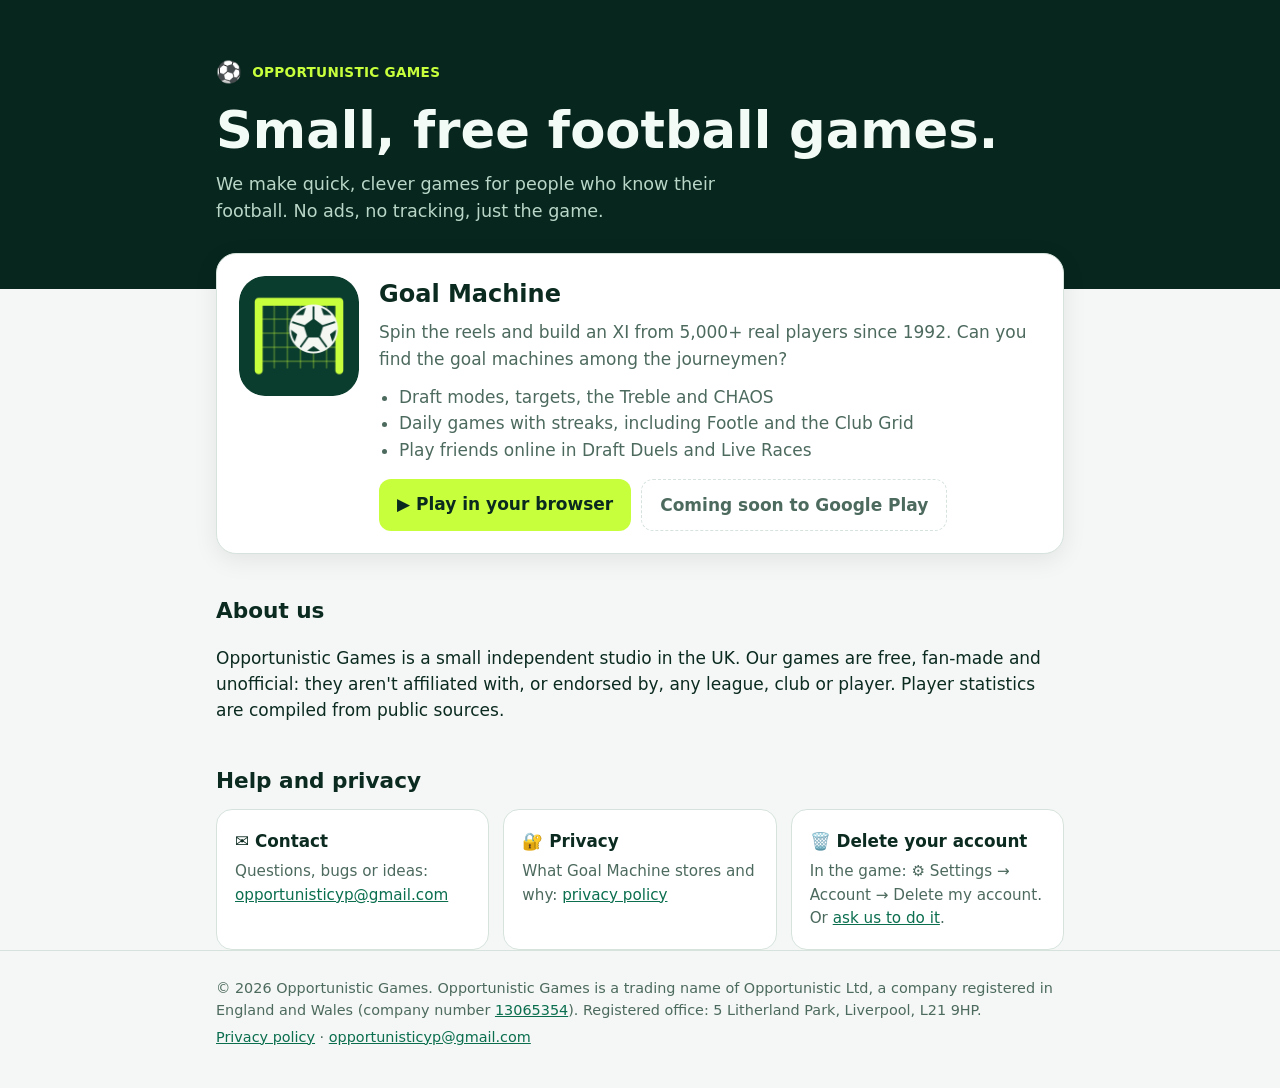
<file: index.html>
<!DOCTYPE html>
<html lang="en-GB">
<head>
  <meta charset="utf-8">
  <meta name="viewport" content="width=device-width, initial-scale=1">
  <title>Opportunistic Games</title>
  <meta name="description" content="Opportunistic Games makes small, free football games. Our first is Goal Machine: build the biggest-scoring XI from 5,000+ real players.">
  <meta property="og:title" content="Opportunistic Games">
  <meta property="og:description" content="Small, free football games. Home of Goal Machine.">
  <meta property="og:image" content="https://opportunisticgames.github.io/goal-machine/icons/icon-512.png">
  <link rel="icon" href="goal-machine/icons/icon-192.png">
  <style>
    :root { --bg: #f4f7f5; --panel: #fff; --ink: #0b2a20; --muted: #4d6a5e; --edge: #d6e3dc; --accent: #0b6e4f; --lime: #c8ff3d; --hero: #07261d; }
    @media (prefers-color-scheme: dark) { :root { --bg: #06140f; --panel: #0d2219; --ink: #eaf6f0; --muted: #9dc2b1; --edge: #1d3a2e; --accent: #c8ff3d; } }
    * { box-sizing: border-box; }
    body { margin: 0; background: var(--bg); color: var(--ink); font: 17px/1.55 system-ui, -apple-system, "Segoe UI", Roboto, sans-serif; }
    a { color: var(--accent); }
    .wrap { max-width: 880px; margin: 0 auto; padding: 0 16px; }
    header.hero { background: var(--hero); color: #f2fbf6; padding: 56px 0 64px; }
    .brand { display: flex; align-items: center; gap: 10px; font-weight: 800; letter-spacing: .02em; color: var(--lime); text-transform: uppercase; font-size: .85rem; }
    .brand i { font-style: normal; font-size: 1.3rem; }
    h1 { font-size: clamp(2rem, 7vw, 3.2rem); line-height: 1.1; margin: 14px 0 12px; }
    .hero p { color: #b9d6c8; max-width: 560px; margin: 0; font-size: 1.1rem; }
    main { padding: 8px 0 40px; }
    h2 { font-size: 1.35rem; margin: 40px 0 12px; }
    .game { display: grid; grid-template-columns: 120px 1fr; gap: 20px; align-items: start; background: var(--panel); border: 1px solid var(--edge); border-radius: 20px; padding: 22px; margin-top: -36px; box-shadow: 0 6px 24px rgba(0, 0, 0, .08); }
    .game img { width: 120px; height: 120px; border-radius: 26px; display: block; }
    .game h3 { margin: 0 0 6px; font-size: 1.5rem; }
    .game p { margin: 0 0 12px; color: var(--muted); }
    .game ul { margin: 0 0 16px; padding-left: 20px; color: var(--muted); }
    .btns { display: flex; flex-wrap: wrap; gap: 10px; }
    .btn { display: inline-block; padding: 12px 18px; border-radius: 12px; font-weight: 700; text-decoration: none; background: var(--lime); color: #0a2a1f; }
    .btn.ghost { background: transparent; color: var(--ink); border: 1px solid var(--edge); }
    .btn.soon { background: transparent; color: var(--muted); border: 1px dashed var(--edge); cursor: default; }
    .cards { display: grid; grid-template-columns: repeat(auto-fit, minmax(230px, 1fr)); gap: 14px; }
    .card { background: var(--panel); border: 1px solid var(--edge); border-radius: 16px; padding: 18px; }
    .card h3 { margin: 0 0 6px; font-size: 1.05rem; }
    .card p { margin: 0; color: var(--muted); font-size: .95rem; }
    footer { border-top: 1px solid var(--edge); padding: 22px 0 36px; color: var(--muted); font-size: .9rem; }
    footer p { margin: 4px 0; }
    @media (max-width: 560px) { .game { grid-template-columns: 1fr; } .game img { width: 88px; height: 88px; border-radius: 20px; } }
  </style>
</head>
<body>
  <header class="hero">
    <div class="wrap">
      <div class="brand"><i>⚽</i> Opportunistic Games</div>
      <h1>Small, free football games.</h1>
      <p>We make quick, clever games for people who know their football. No ads, no tracking, just the game.</p>
    </div>
  </header>

  <main class="wrap">
    <section class="game" id="goal-machine">
      <img src="goal-machine/icons/icon-512.png" alt="Goal Machine icon" width="120" height="120">
      <div>
        <h3>Goal Machine</h3>
        <p>Spin the reels and build an XI from 5,000+ real players since 1992. Can you find the goal machines among the journeymen?</p>
        <ul>
          <li>Draft modes, targets, the Treble and CHAOS</li>
          <li>Daily games with streaks, including Footle and the Club Grid</li>
          <li>Play friends online in Draft Duels and Live Races</li>
        </ul>
        <div class="btns">
          <a class="btn" href="goal-machine/">▶ Play in your browser</a>
          <span class="btn soon">Coming soon to Google Play</span>
        </div>
      </div>
    </section>

    <h2>About us</h2>
    <p>Opportunistic Games is a small independent studio in the UK. Our games are free, fan-made and unofficial: they aren't affiliated with, or endorsed by, any league, club or player. Player statistics are compiled from public sources.</p>

    <h2>Help and privacy</h2>
    <div class="cards">
      <div class="card"><h3>✉️ Contact</h3><p>Questions, bugs or ideas: <a href="mailto:opportunisticyp@gmail.com">opportunisticyp@gmail.com</a></p></div>
      <div class="card"><h3>🔐 Privacy</h3><p>What Goal Machine stores and why: <a href="goal-machine/privacy.html">privacy policy</a></p></div>
      <div class="card"><h3>🗑️ Delete your account</h3><p>In the game: ⚙️ Settings → Account → Delete my account. Or <a href="goal-machine/privacy.html#delete">ask us to do it</a>.</p></div>
    </div>
  </main>

  <footer>
    <div class="wrap">
      <p>© 2026 Opportunistic Games. Opportunistic Games is a trading name of Opportunistic Ltd, a company registered in England and Wales (company number <a href="https://find-and-update.company-information.service.gov.uk/company/13065354">13065354</a>). Registered office: 5 Litherland Park, Liverpool, L21 9HP.</p>
      <p><a href="goal-machine/privacy.html">Privacy policy</a> · <a href="mailto:opportunisticyp@gmail.com">opportunisticyp@gmail.com</a></p>
    </div>
  </footer>
</body>
</html>
</file>
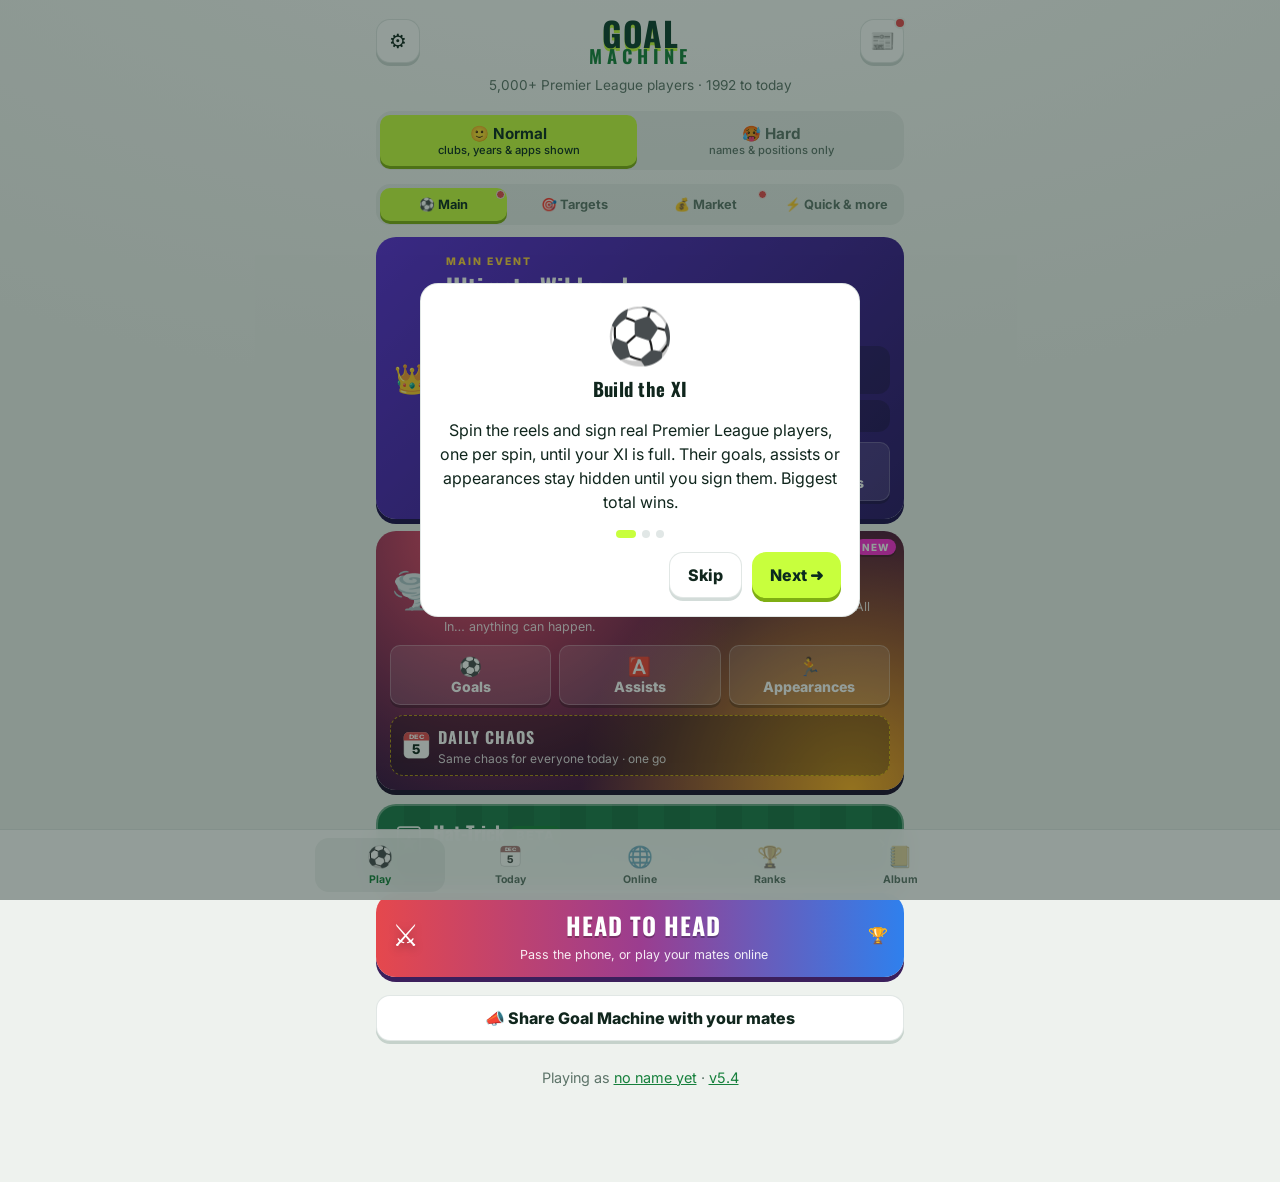
<file: goal-machine/index.html>
<!DOCTYPE html>
<html lang="en">
<head>
  <meta charset="utf-8">
  <meta name="viewport" content="width=device-width, initial-scale=1, viewport-fit=cover">
  <title>Goal Machine – Premier League XI game</title>
  <meta name="description" content="Build the biggest-scoring Premier League XI from 2,000+ players. Wildcards, a daily challenge, The Treble, Mystery Target, Club Hopper, club grids and more.">
  <meta name="theme-color" content="#eef2ee">
  <script>
    // apply the saved look before anything paints (see GM.applyTheme)
    (function () {
      var t = 'light';
      try { t = JSON.parse(localStorage.getItem('gm:theme')) || 'light'; } catch (e) { }
      var phone = false;
      try { phone = window.AndroidApp && typeof AndroidApp.nightMode === 'function' ? AndroidApp.nightMode() : window.matchMedia && matchMedia('(prefers-color-scheme: dark)').matches; } catch (e) { }
      var dark = t === 'dark' || t === 'club' || (t === 'auto' && phone);
      if (t === 'club') document.documentElement.className += ' club-theme';
      document.documentElement.setAttribute('data-theme', dark ? 'dark' : 'light');
    })();
  </script>
  <meta property="og:title" content="Goal Machine">
  <meta property="og:description" content="Can you build the biggest-scoring Premier League XI?">
  <link rel="manifest" href="manifest.webmanifest">
  <link rel="icon" href="icons/icon.svg" type="image/svg+xml">
  <link rel="apple-touch-icon" href="icons/icon-192.png">
  <link rel="preconnect" href="https://fonts.googleapis.com">
  <link rel="preconnect" href="https://fonts.gstatic.com" crossorigin>
  <link href="https://fonts.googleapis.com/css2?family=Oswald:wght@500;700&family=Inter:wght@400;600;800&display=swap" rel="stylesheet">
  <link rel="stylesheet" href="style.css?v=33">
</head>
<body>
  <div id="splash" aria-hidden="true">
    <img src="icons/icon.svg" alt="" width="104" height="104">
    <div class="logo">GOAL<span>MACHINE</span></div>
    <div class="splash-bar"><i></i></div>
    <small>by Opportunistic Games</small>
  </div>
  <main id="app"></main>
  <noscript>Goal Machine needs JavaScript.</noscript>
  <script src="data/players.js?v=33"></script>
  <script src="data/photos.js?v=33"></script>
  <script src="data/faces.js?v=33"></script>
  <script src="config.js?v=33"></script>
  <script src="js/core.js?v=33"></script>
  <script src="js/audio.js?v=33"></script>
  <script src="js/daily.js?v=33"></script>
  <script src="js/draft.js?v=33"></script>
  <script src="js/report.js?v=33"></script>
  <script src="js/collection.js?v=33"></script>
  <script src="js/modes.js?v=33"></script>
  <script src="js/h2h.js?v=33"></script>
  <script src="js/online.js?v=33"></script>
  <script src="js/picture.js?v=33"></script>
  <script src="js/hattrick.js?v=33"></script>
  <script src="js/market.js?v=33"></script>
  <script src="js/updates.js?v=33"></script>
  <script src="js/app.js?v=33"></script>
</body>
</html>
</file>
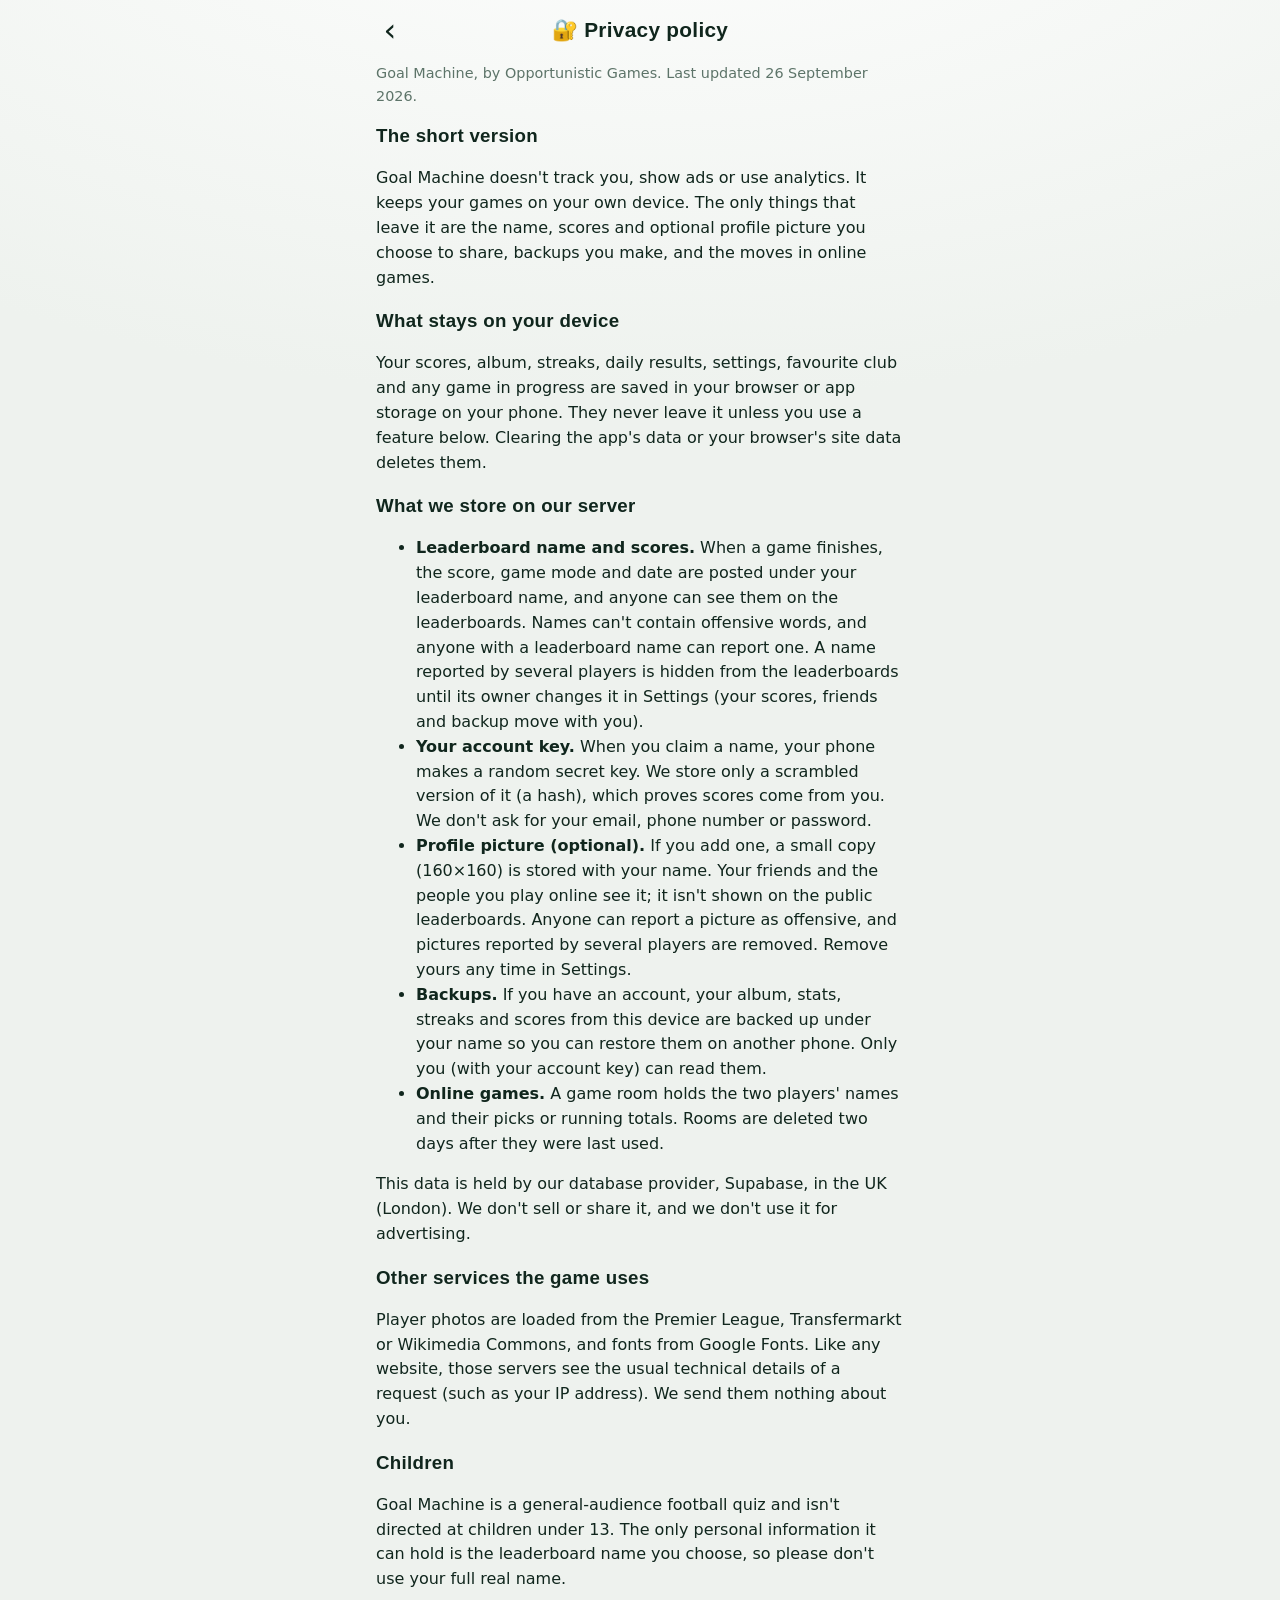
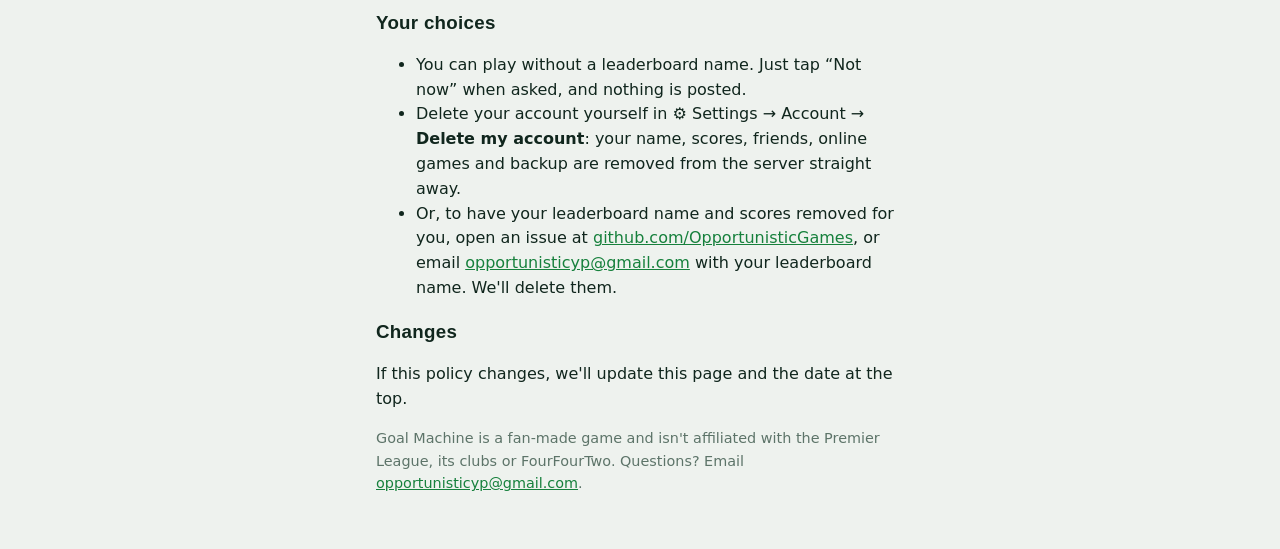
<file: goal-machine/privacy.html>
<!DOCTYPE html>
<html lang="en">
<head>
  <meta charset="utf-8">
  <meta name="viewport" content="width=device-width, initial-scale=1">
  <title>Goal Machine – Privacy policy</title>
  <meta name="theme-color" content="#eef2ee">
  <link rel="icon" href="icons/icon.svg" type="image/svg+xml">
  <link rel="stylesheet" href="style.css">
  <script>
    (function () { var t = 'light'; try { t = JSON.parse(localStorage.getItem('gm:theme')) || 'light'; } catch (e) { }
      var dark = t === 'dark' || (t === 'auto' && matchMedia('(prefers-color-scheme: dark)').matches);
      document.documentElement.setAttribute('data-theme', dark ? 'dark' : 'light'); })();
  </script>
</head>
<body>
  <main id="app" class="prose">
    <div class="topbar"><a href="./#/settings" class="back">‹</a><h2>🔐 Privacy policy</h2><span></span></div>
    <p class="muted">Goal Machine, by Opportunistic Games. Last updated 26 September 2026.</p>

    <h3>The short version</h3>
    <p>Goal Machine doesn't track you, show ads or use analytics. It keeps your games on your own device. The only things that leave it are the name, scores and optional profile picture you choose to share, backups you make, and the moves in online games.</p>

    <h3>What stays on your device</h3>
    <p>Your scores, album, streaks, daily results, settings, favourite club and any game in progress are saved in your browser or app storage on your phone. They never leave it unless you use a feature below. Clearing the app's data or your browser's site data deletes them.</p>

    <h3>What we store on our server</h3>
    <ul>
      <li><b>Leaderboard name and scores.</b> When a game finishes, the score, game mode and date are posted under your leaderboard name, and anyone can see them on the leaderboards. Names can't contain offensive words, and anyone with a leaderboard name can report one. A name reported by several players is hidden from the leaderboards until its owner changes it in Settings (your scores, friends and backup move with you).</li>
      <li><b>Your account key.</b> When you claim a name, your phone makes a random secret key. We store only a scrambled version of it (a hash), which proves scores come from you. We don't ask for your email, phone number or password.</li>
      <li><b>Profile picture (optional).</b> If you add one, a small copy (160×160) is stored with your name. Your friends and the people you play online see it; it isn't shown on the public leaderboards. Anyone can report a picture as offensive, and pictures reported by several players are removed. Remove yours any time in Settings.</li>
      <li><b>Backups.</b> If you have an account, your album, stats, streaks and scores from this device are backed up under your name so you can restore them on another phone. Only you (with your account key) can read them.</li>
      <li><b>Online games.</b> A game room holds the two players' names and their picks or running totals. Rooms are deleted two days after they were last used.</li>
    </ul>
    <p>This data is held by our database provider, Supabase, in the UK (London). We don't sell or share it, and we don't use it for advertising.</p>

    <h3>Other services the game uses</h3>
    <p>Player photos are loaded from the Premier League, Transfermarkt or Wikimedia Commons, and fonts from Google Fonts. Like any website, those servers see the usual technical details of a request (such as your IP address). We send them nothing about you.</p>

    <h3>Children</h3>
    <p>Goal Machine is a general-audience football quiz and isn't directed at children under 13. The only personal information it can hold is the leaderboard name you choose, so please don't use your full real name.</p>

    <h3 id="delete">Your choices</h3>
    <ul>
      <li>You can play without a leaderboard name. Just tap “Not now” when asked, and nothing is posted.</li>
      <li>Delete your account yourself in ⚙️ Settings → Account → <b>Delete my account</b>: your name, scores, friends, online games and backup are removed from the server straight away.</li>
      <li>Or, to have your leaderboard name and scores removed for you, open an issue at <a href="https://github.com/OpportunisticGames/opportunisticgames.github.io/issues">github.com/OpportunisticGames</a>, or email <a href="mailto:opportunisticyp@gmail.com">opportunisticyp@gmail.com</a> with your leaderboard name. We'll delete them.</li>
    </ul>

    <h3>Changes</h3>
    <p>If this policy changes, we'll update this page and the date at the top.</p>
    <p class="muted">Goal Machine is a fan-made game and isn't affiliated with the Premier League, its clubs or FourFourTwo. Questions? Email <a href="mailto:opportunisticyp@gmail.com">opportunisticyp@gmail.com</a>.</p>
  </main>
</body>
</html>
</file>
<file: goal-machine/style.css>
:root {
  /* dark theme (also the fallback) */
  --bg: #07261d; --bg2: #0b3d2e; --panel: #0f4a38; --panel2: #135842; --line: rgba(255,255,255,.12);
  --text: #f2fbf6; --muted: #9dc2b1; --accent: #c8ff3d; --accent2: #ffd23f; --bad: #ff5a5f; --good: #3ddc84;
  --hi: #c8ff3d; --hi2: #ffd23f; --link: #c8ff3d; --input: var(--input); --inset: rgba(0,0,0,.22); --modal: #0b3d2e;
  --bg-grad: #145c44; --edge: rgba(0,0,0,.35); --shadow: 0 10px 30px rgba(0,0,0,.35);
  --logo1: #c8ff3d; --logo2: #ffffff; --logo-shadow: #0a2a1f; --toast-bg: #ffffff; --toast-text: #0a2a1f; --nav: rgba(7,38,29,.92);
  --G: #ffb020; --D: #3aa0ff; --M: #3ddc84; --F: #ff5a8a;
  --r: 18px;
  font-family: Inter, system-ui, -apple-system, Segoe UI, Roboto, sans-serif;
  color-scheme: dark;
}
:root[data-theme="light"] {
  --bg: #eef2ee; --bg2: #ffffff; --panel: #ffffff; --panel2: #f3f7f3; --line: rgba(11,61,46,.12);
  --text: #10261d; --muted: #5d7469; --hi: #16803c; --hi2: #b7791f; --link: #16803c; --input: #ffffff; --inset: rgba(11,61,46,.06); --modal: #ffffff;
  --bg-grad: #ffffff; --edge: rgba(11,61,46,.18); --shadow: 0 10px 30px rgba(11,61,46,.15);
  --logo1: #0b3d2e; --logo2: #16803c; --logo-shadow: #c8ff3d; --toast-bg: #10261d; --toast-text: #ffffff; --nav: rgba(255,255,255,.94);
  color-scheme: light;
}
* { box-sizing: border-box; }
html, body { margin: 0; background: radial-gradient(1200px 600px at 50% -200px, var(--bg-grad), var(--bg)) fixed, var(--bg); color: var(--text); }
body { min-height: 100vh; -webkit-tap-highlight-color: transparent; }
a { color: var(--link); }
#app { max-width: 560px; margin: 0 auto; padding: 12px 16px calc(40px + env(safe-area-inset-bottom)); }
h2, h3, .logo, .counter-num, .result-score, .result-total { font-family: Oswald, Impact, sans-serif; letter-spacing: .5px; }
h3 { margin: .4em 0; }
.muted { color: var(--muted); font-size: .9rem; }
.center { text-align: center; }

/* buttons + inputs */
.btn { appearance: none; border: 0; border-radius: 12px; padding: 12px 18px; font: 700 1rem Inter, sans-serif; background: var(--accent); color: #0a2a1f; cursor: pointer; text-decoration: none; display: inline-flex; align-items: center; justify-content: center; gap: 6px; transition: transform .1s, filter .2s; }
.btn:active { transform: scale(.97); }
.btn:disabled { filter: grayscale(1) brightness(.6); }
.btn.ghost { background: transparent; color: var(--text); border: 1px solid var(--line); }
.btn.small { padding: 7px 12px; font-size: .85rem; }
.btn.big { padding: 16px 22px; font-size: 1.15rem; width: 100%; }
.btn.spin { font-family: Oswald, sans-serif; font-size: 1.6rem; letter-spacing: 2px; background: linear-gradient(180deg, #e6ff8a, var(--accent)); box-shadow: 0 6px 0 #7fae13, 0 10px 30px rgba(200,255,61,.25); }
.btn.spin:active { transform: translateY(4px); box-shadow: 0 2px 0 #7fae13; }
.btn.up { background: var(--good); } .btn.down { background: var(--bad); color: #fff; }
.icon-btn { background: var(--panel); border: 1px solid var(--line); color: var(--text); width: 36px; height: 36px; border-radius: 50%; font-weight: 800; cursor: pointer; }
.input { width: 100%; padding: 12px 14px; border-radius: 12px; border: 1px solid var(--line); background: var(--input); color: var(--text); font: 1rem Inter, sans-serif; }
.input:focus { outline: 2px solid var(--accent); }
.big-input { font-size: 2rem; text-align: center; font-family: Oswald, sans-serif; }
select.input { padding: 10px; }
.row { display: flex; gap: 10px; justify-content: flex-end; margin-top: 14px; }
.actions { margin: 16px 0; display: flex; justify-content: center; gap: 10px; }
.actions.col { flex-direction: column; }
.actions.row2 > * { flex: 1; }

/* top bar */
.topbar { display: grid; grid-template-columns: 40px 1fr 40px; align-items: center; margin-bottom: 8px; }
.topbar h2 { margin: 0; text-align: center; font-size: 1.3rem; }
.back { font-size: 2rem; text-decoration: none; color: var(--text); line-height: 1; }
.banner { background: rgba(255,210,63,.12); border: 1px solid rgba(255,210,63,.4); border-radius: 12px; padding: 10px 12px; margin: 8px 0; text-align: center; }

/* home */
.hero { text-align: center; padding: 24px 0 8px; }
.logo { font-size: 3.2rem; line-height: .9; font-weight: 700; color: var(--logo1); text-shadow: 0 4px 0 var(--logo-shadow); }
.logo span { display: block; color: var(--logo2); text-shadow: none; font-size: 2.1rem; letter-spacing: 6px; }
.hero p { color: var(--muted); margin: 10px 0; }
.section-title { font-size: 1rem; color: var(--muted); text-transform: uppercase; letter-spacing: 1px; margin: 22px 0 8px; font-family: Inter, sans-serif; font-weight: 800; }
.cards { display: grid; gap: 10px; }
section + section { margin-top: 10px; }
.mode-card { display: flex; align-items: center; gap: 12px; padding: 14px; border-radius: var(--r); background: var(--panel); border: 1px solid var(--line); color: var(--text); text-decoration: none; transition: transform .12s, background .2s; }
.mode-card:hover { background: var(--panel2); }
.mode-card:active { transform: scale(.98); }
.mode-card.featured { background: linear-gradient(135deg, #1d7a57, #0f4a38); border-color: rgba(200,255,61,.5); padding: 18px 14px; }
.mode-card.done { opacity: .75; }
.mode-icon { font-size: 1.8rem; width: 44px; text-align: center; }
.mode-text { flex: 1; display: flex; flex-direction: column; }
.mode-text small { color: var(--muted); }
.pb { font: 700 .8rem Oswald, sans-serif; color: var(--hi2); }
footer { margin-top: 24px; }

/* counter */
.counter { background: var(--panel); border-radius: var(--r); padding: 10px 14px; border: 1px solid var(--line); }
.counter-num { display: flex; align-items: baseline; gap: 6px; justify-content: center; }
.counter-num b { font-size: 2.6rem; color: var(--hi); transition: color .3s; }
.counter-num span { color: var(--muted); font-size: 1.2rem; }
.counter.over .counter-num b { color: var(--bad); }
.bar { height: 8px; background: var(--input); border-radius: 4px; overflow: hidden; margin: 4px 0; }
.bar i { display: block; height: 100%; background: linear-gradient(90deg, var(--accent), var(--accent2)); transition: width .6s cubic-bezier(.2,.8,.2,1); }
.counter.over .bar i { background: var(--bad); }
.counter-sub { text-align: center; font-size: .85rem; color: var(--muted); }

/* pitch */
.pitch { position: relative; margin: 10px 0; padding: 10px 4px; border-radius: var(--r); background: repeating-linear-gradient(180deg, #1c7a4a 0 34px, #1a7045 34px 68px); border: 2px solid rgba(255,255,255,.35); overflow: hidden; }
.pitch-lines { position: absolute; inset: 0; pointer-events: none; background:
  radial-gradient(circle at 50% 0, transparent 44px, rgba(255,255,255,.35) 45px, transparent 47px),
  linear-gradient(90deg, transparent calc(50% - 60px), rgba(255,255,255,.3) calc(50% - 60px), rgba(255,255,255,.3) calc(50% - 58px), transparent calc(50% - 58px), transparent calc(50% + 58px), rgba(255,255,255,.3) calc(50% + 58px), rgba(255,255,255,.3) calc(50% + 60px), transparent calc(50% + 60px)) bottom / 100% 44px no-repeat; }
.pitch-row { display: flex; justify-content: space-evenly; margin: 6px 0; position: relative; }
.slot { position: relative; flex: 0 1 76px; min-width: 0; width: 76px; min-height: 66px; display: flex; flex-direction: column; align-items: center; justify-content: center; gap: 2px; border-radius: 12px; font-size: .72rem; text-align: center; }
.slot.empty { border: 2px dashed rgba(255,255,255,.35); background: rgba(0,0,0,.12); }
.slot.filled { background: rgba(0,0,0,.28); }
.slot.fresh { animation: pop .5s; }
.slot-name { font-weight: 700; max-width: 74px; overflow: hidden; text-overflow: ellipsis; white-space: nowrap; }
.slot-goals { background: var(--accent); color: #0a2a1f; font-weight: 800; border-radius: 8px; padding: 0 6px; font-size: .78rem; }
.slot-goals i { font-style: normal; margin-left: 2px; }
.pitch.subbing .slot.filled { cursor: pointer; outline: 2px solid var(--bad); animation: wobble .8s infinite; }
@keyframes pop { 0% { transform: scale(.4); } 70% { transform: scale(1.15); } 100% { transform: scale(1); } }
@keyframes wobble { 0%,100% { transform: rotate(-2deg); } 50% { transform: rotate(2deg); } }

.pos { display: inline-block; font: 800 .68rem Inter, sans-serif; padding: 2px 6px; border-radius: 6px; color: #07261d; }
.pos-G { background: var(--G); } .pos-D { background: var(--D); } .pos-M { background: var(--M); } .pos-F { background: var(--F); }

.avatar { position: relative; display: inline-flex; align-items: center; justify-content: center; width: 34px; height: 34px; border-radius: 50%; background: var(--cb); color: var(--cf); font-weight: 800; font-size: .72rem; overflow: hidden; flex-shrink: 0; border: 2px solid rgba(255,255,255,.6); }
.avatar img { position: absolute; inset: 0; width: 100%; height: 130%; object-fit: cover; object-position: top; background: var(--cb); }
.avatar.lg { width: 64px; height: 64px; font-size: 1.2rem; }
.chip { display: inline-block; background: var(--cb); color: var(--cf); border-radius: 6px; padding: 2px 6px; font: 800 .66rem Inter, sans-serif; letter-spacing: .3px; border: 1px solid rgba(255,255,255,.25); }
.chips { display: flex; flex-wrap: wrap; gap: 3px; justify-content: center; }

/* wildcards */
.inv { display: flex; align-items: center; flex-wrap: wrap; gap: 6px; background: var(--inset); border-radius: 12px; padding: 8px; }
.inv-label { font-weight: 800; font-size: .75rem; text-transform: uppercase; color: var(--muted); margin-right: 4px; }
.wild-btn { display: flex; flex-direction: column; align-items: center; background: linear-gradient(135deg, #6b3cff, #b33cff); color: #fff; border: 0; border-radius: 10px; padding: 6px 10px; font-size: 1.1rem; cursor: pointer; }
.wild-btn small { font-size: .62rem; font-weight: 700; }
.wild-btn.active { outline: 3px solid var(--accent2); }

/* reels */
.reels { display: grid; grid-template-columns: repeat(3, 1fr); gap: 8px; margin-top: 12px; }
.reel { position: relative; min-height: 220px; background: linear-gradient(180deg, #fdfdf7, #e8eee6); color: #10261d; border-radius: 14px; border: 3px solid #0a2a1f; box-shadow: inset 0 0 0 2px rgba(255,255,255,.8), 0 6px 0 #04150f; padding: 10px 6px; display: flex; flex-direction: column; align-items: center; gap: 5px; text-align: center; font: inherit; cursor: pointer; transition: transform .15s, opacity .3s; overflow: hidden; }
.reel.idle { cursor: default; justify-content: center; opacity: .6; }
.reel-q { font: 700 3rem Oswald, sans-serif; color: #9bb; }
.reel.spinning { justify-content: center; }
.reel-spin { font: 700 .9rem Oswald, sans-serif; filter: blur(1px); animation: jiggle .12s infinite; }
@keyframes jiggle { 0% { transform: translateY(-6px); } 100% { transform: translateY(6px); } }
.reel.landed { animation: land .35s; }
@keyframes land { 0% { transform: translateY(-14px); } 60% { transform: translateY(4px); } 100% { transform: none; } }
.reel:not(.idle):not(.spinning):hover { transform: translateY(-3px); }
.reel.selected { border-color: var(--accent); box-shadow: 0 0 0 3px var(--accent), 0 6px 0 #04150f; }
.reel.dim { opacity: .55; }
.reel-name { font: 700 1rem/1.1 Oswald, sans-serif; }
.reel-meta { font-size: .7rem; display: flex; gap: 4px; align-items: center; flex-wrap: wrap; justify-content: center; }
.reel .chips { margin-top: auto; }
.reel-goals { margin-top: 4px; background: #0a2a1f; color: #fff; border-radius: 8px; padding: 4px 8px; width: 100%; display: flex; flex-direction: column; font-size: .75rem; }
.reel-goals b { font: 700 1.3rem Oswald, sans-serif; color: var(--hi); }
.reel-goals.show b { animation: pop .4s; }
.reel-goals small { color: var(--muted); font-size: .65rem; }
.mate { position: absolute; top: 0; left: 0; right: 0; background: var(--accent2); color: #3a2a00; font-size: .6rem; font-weight: 800; padding: 3px 2px; white-space: nowrap; overflow: hidden; text-overflow: ellipsis; }
.mate + .avatar { margin-top: 12px; }
.reel.is-wild { background: linear-gradient(160deg, #6b3cff, #b33cff 60%, #ff3cac); color: #fff; }
.wild-card { display: flex; flex-direction: column; align-items: center; gap: 6px; height: 100%; justify-content: center; }
.wild-icon { font-size: 2.4rem; }
.wild-name { font: 700 1.05rem Oswald, sans-serif; }
.wild-desc { font-size: .7rem; opacity: .9; }
.tag { font-size: .6rem; font-weight: 800; letter-spacing: 2px; background: rgba(0,0,0,.25); padding: 2px 6px; border-radius: 6px; }
.hint { color: var(--muted); text-align: center; }

/* results */
.result { text-align: center; background: var(--panel); border-radius: var(--r); padding: 16px; border: 1px solid var(--line); margin: 10px 0; }
.result-total { font-size: 3.4rem; color: var(--hi); line-height: 1; }
.result-total.bull { color: var(--hi2); text-shadow: 0 0 30px rgba(255,210,63,.6); }
.result-total small, .result-score small { display: block; font: 600 .85rem Inter, sans-serif; color: var(--muted); }
.result-score { font-size: 2.4rem; margin-top: 8px; }
.breakdown { margin: 10px auto; border-collapse: collapse; font-size: .9rem; }
.breakdown td { padding: 3px 10px; text-align: left; } .breakdown td + td { text-align: right; font-weight: 800; color: var(--hi); }
.xi-list { display: grid; gap: 4px; }
.xi-row { display: grid; grid-template-columns: 34px 1fr auto 44px; gap: 8px; align-items: center; background: var(--inset); padding: 6px 8px; border-radius: 10px; }
.xi-row small { color: var(--muted); } .xi-row b { text-align: right; color: var(--hi); }

/* higher or lower etc */
.hl-head { text-align: center; color: var(--muted); margin-bottom: 8px; } .hl-head b { color: var(--text); }
.hl { display: grid; grid-template-columns: 1fr auto 1fr; gap: 6px; align-items: center; }
.vs { font: 700 1.2rem Oswald, sans-serif; color: var(--hi2); }
.hl-card { background: var(--panel); border: 2px solid var(--line); border-radius: var(--r); padding: 12px 8px; text-align: center; display: flex; flex-direction: column; align-items: center; gap: 6px; transition: border-color .3s; }
.hl-card.solo { margin: 10px 0; }
.hl-card.good { border-color: var(--good); } .hl-card.bad { border-color: var(--bad); }
.hl-val b { font: 700 2.4rem Oswald, sans-serif; color: var(--hi); display: block; }
.hl-val small { color: var(--muted); font-size: .75rem; }
.hl-q { text-align: center; margin: 14px 0 0; }
.clues { display: grid; gap: 8px; }
.clue { background: var(--panel); border-radius: 12px; padding: 10px 12px; animation: pop .35s; border: 1px solid var(--line); }
.clue > b { display: block; font-size: .72rem; text-transform: uppercase; letter-spacing: 1px; color: var(--muted); margin-bottom: 4px; }
.path { display: flex; flex-wrap: wrap; align-items: center; gap: 4px; margin: 4px 0; }
.path .chip { font-size: .78rem; padding: 4px 8px; }
.arrow { color: var(--muted); }
.wrong { display: flex; flex-wrap: wrap; gap: 6px; margin: 8px 0; } .wrong span { color: var(--bad); font-size: .85rem; }
.guess-box { position: relative; margin-top: 12px; }
.ac { position: absolute; left: 0; right: 0; top: 100%; z-index: 20; background: var(--modal); border: 1px solid var(--line); border-radius: 12px; overflow: hidden; margin-top: 4px; box-shadow: 0 10px 30px rgba(0,0,0,.4); }
.ac-item { display: flex; justify-content: space-between; width: 100%; padding: 10px 12px; background: none; border: 0; color: var(--text); text-align: left; font: inherit; cursor: pointer; gap: 8px; }
.ac-item small { color: var(--muted); white-space: nowrap; }
.ac-item.active, .ac-item:hover { background: var(--panel2); }
.big-emoji { font-size: 1.8rem; letter-spacing: 2px; margin: 20px 0; }
.tally-form { display: grid; gap: 10px; text-align: center; }

/* grid */
.grid { display: grid; grid-template-columns: 70px repeat(3, 1fr); gap: 6px; }
.gh { display: flex; flex-direction: column; align-items: center; justify-content: center; text-align: center; gap: 2px; font-size: .62rem; color: var(--muted); padding: 4px 0; }
.gh .chip { font-size: .85rem; padding: 4px 8px; }
.gh.alt span { font-size: 1.4rem; }
.cell { aspect-ratio: 1; border-radius: 12px; background: var(--panel); border: 1px solid var(--line); color: var(--muted); font-size: 1.6rem; cursor: pointer; display: flex; flex-direction: column; align-items: center; justify-content: center; gap: 2px; padding: 4px; position: relative; text-align: center; }
.cell small { font-size: .62rem; line-height: 1.1; color: var(--text); }
.cell.done { background: linear-gradient(160deg, #1d7a57, #0f4a38); border-color: var(--good); }
.cell i { position: absolute; top: 3px; right: 5px; font-size: .6rem; font-style: normal; color: var(--hi); font-weight: 800; }

/* leaderboard, index */
.tabs { display: flex; gap: 6px; overflow-x: auto; padding-bottom: 6px; scrollbar-width: none; }
.tab { flex-shrink: 0; padding: 7px 12px; border-radius: 999px; background: var(--panel); color: var(--text); text-decoration: none; font-size: .82rem; border: 1px solid var(--line); }
.tab.active { background: var(--accent); color: #0a2a1f; font-weight: 800; }
.lb { display: grid; gap: 4px; }
.lb-row { display: grid; grid-template-columns: 36px 1fr auto; padding: 9px 12px; background: var(--panel); border-radius: 10px; }
.lb-row.me { outline: 2px solid var(--accent); }
.lb-row b { color: var(--hi); }
.filters { display: grid; grid-template-columns: 1fr; gap: 6px; margin-bottom: 8px; }
@media (min-width: 480px) { .filters { grid-template-columns: 2fr 1.4fr 1fr; } }
.plist { display: grid; gap: 4px; }
.prow { display: grid; grid-template-columns: 34px 1fr 44px 44px; gap: 8px; align-items: center; background: var(--panel); border-radius: 10px; padding: 8px; }
.prow small { display: block; color: var(--muted); font-size: .75rem; }
.prow .chips { justify-content: flex-start; margin-top: 3px; }
.num { text-align: center; font: 700 1.1rem Oswald, sans-serif; } .num small { font: 600 .6rem Inter, sans-serif; }
.prose { line-height: 1.55; }

/* modal + toast */
.modal-wrap { position: fixed; inset: 0; background: rgba(0,0,0,.6); display: flex; align-items: center; justify-content: center; z-index: 50; padding: 16px; animation: fade .2s; }
.modal { background: var(--modal); border: 1px solid var(--line); border-radius: 18px; padding: 18px; width: 100%; max-width: 440px; max-height: 88vh; overflow: auto; animation: pop .25s; }
.modal ul { padding-left: 18px; } .modal li { margin: 4px 0; }
.modal .center { display: flex; flex-direction: column; align-items: center; }
@keyframes fade { from { opacity: 0; } }
.toast { position: fixed; left: 50%; bottom: calc(24px + env(safe-area-inset-bottom)); transform: translate(-50%, 30px); background: var(--toast-bg); color: var(--toast-text); font-weight: 700; padding: 10px 16px; border-radius: 12px; opacity: 0; transition: .25s; z-index: 60; max-width: 90vw; text-align: center; box-shadow: 0 8px 30px rgba(0,0,0,.4); }
.toast.show { opacity: 1; transform: translate(-50%, 0); }

@media (max-width: 380px) {
  .slot { width: 66px; } .slot-name { max-width: 64px; }
  .reel { min-height: 200px; } .reel-name { font-size: .88rem; }
}

/* v2: formations, positions, wildcards */
.pitch-row { gap: 4px; }
.slot.empty.moved { border-color: var(--accent2); }
.slot-pos { position: absolute; top: 2px; left: 3px; font-size: .55rem; font-weight: 800; color: rgba(255,255,255,.7); }
.slot-pos.oop { background: var(--accent2); color: #3a2a00; border-radius: 4px; padding: 0 3px; }
.shape { position: absolute; right: 8px; bottom: 6px; font: 700 .8rem Oswald, sans-serif; color: rgba(255,255,255,.55); }
.reel-meta .pos + .pos { margin-left: -2px; }
.pos-choice { display: grid; gap: 8px; margin-top: 10px; }
.pos-choice .btn { justify-content: flex-start; background: var(--panel2); color: var(--text); }
.special-banner { text-align: center; margin-top: 12px; font: 700 1.1rem Oswald, sans-serif; color: var(--hi2); letter-spacing: 1px; }
.warn { color: var(--hi2); font-weight: 800; }
.wc-list li { font-size: .9rem; }
.pitch-row.crowded .slot-name { font-size: .6rem; }
.pitch-row.crowded .avatar { width: 28px; height: 28px; }

/* hard mode toggle + slot targeting */
.hard-toggle { display: grid; grid-template-columns: 1fr 1fr; gap: 6px; background: var(--inset); padding: 4px; border-radius: 14px; margin: 6px 0 14px; }
.hard-toggle > * { border: 0; background: transparent; color: var(--muted); padding: 9px 6px; border-radius: 10px; font: 700 .95rem Inter, sans-serif; cursor: pointer; text-align: center; text-decoration: none; display: flex; flex-direction: column; align-items: center; }
.hard-toggle > * small { font-weight: 500; font-size: .7rem; }
.hard-toggle > .on { background: var(--accent); color: #0a2a1f; }
.hard-toggle.small > * { padding: 6px; font-size: .85rem; }
.pitch.placing .slot.empty:not(.target), .pitch.placing .slot.filled { opacity: .35; }
.slot.target { border: 2px solid var(--accent) !important; background: rgba(200,255,61,.25); cursor: pointer; animation: glow 1s ease-in-out infinite alternate; }
@keyframes glow { from { box-shadow: 0 0 0 0 rgba(200,255,61,.0); } to { box-shadow: 0 0 14px 3px rgba(200,255,61,.6); } }
.reel.hard { min-height: 170px; justify-content: center; }
.reel.hard .reel-goals { margin-top: auto; }

.mode-card.featured.ultimate { background: linear-gradient(135deg, #5b2bd6, #2a1466); border-color: rgba(255,210,63,.6); }
.mode-card.featured.ultimate .pb { color: #ffd23f; font-size: .95rem; }
.counter.max .counter-num span { font-size: 1rem; }

/* v4: stat picker, full-time report, club hopper */
.big-card { flex-wrap: wrap; }
.stat-pick { display: flex; flex-wrap: wrap; gap: 6px; margin-top: 10px; }
.stat-btn { flex: 1 1 90px; display: flex; flex-direction: column; align-items: center; padding: 9px 6px; border-radius: 10px; background: rgba(255,255,255,.12); color: var(--text); text-decoration: none; font-weight: 800; font-size: .88rem; border: 1px solid rgba(255,255,255,.2); text-align: center; }
.stat-btn:hover { background: rgba(255,255,255,.2); }
.stat-btn .sb-ico { font-style: normal; font-size: 1.15rem; line-height: 1.2; }
.stat-btn small { color: var(--hi2); font-weight: 700; font-size: .7rem; }
.mode-card .mode-text small { display: block; }
.report { background: var(--panel); border: 1px solid var(--line); border-radius: var(--r); padding: 14px; margin: 10px 0; display: grid; gap: 8px; }
.tier { display: flex; align-items: center; gap: 12px; }
.tier-icon { font-size: 2.4rem; }
.tier small { display: block; color: var(--muted); font-size: .75rem; text-transform: uppercase; letter-spacing: 1px; }
.tier b { font: 700 1.5rem Oswald, sans-serif; color: var(--hi2); }
.verdict { padding: 8px 10px; border-radius: 10px; font-size: .92rem; }
.verdict.good { background: rgba(61,220,132,.12); border: 1px solid rgba(61,220,132,.35); }
.verdict.bad { background: rgba(255,90,95,.1); border: 1px solid rgba(255,90,95,.35); }
.team-badges { display: flex; flex-wrap: wrap; gap: 6px; }
.team-badges span { background: var(--inset); border-radius: 999px; padding: 4px 10px; font-size: .8rem; font-weight: 700; }
.report .xi-row { grid-template-columns: 34px 1fr auto; }
.xi-name { display: flex; flex-wrap: wrap; align-items: center; gap: 4px; }
.badges { display: inline-flex; gap: 2px; }
.badge { font-size: .9rem; cursor: help; }
.badge sub { font-size: .6rem; font-weight: 800; color: var(--hi2); }
.oop-note { color: var(--hi2); }
.report b small { font-size: .7rem; color: var(--muted); margin-left: 2px; }
.chem, .legend { font-size: .85rem; }
.chem summary, .legend summary { cursor: pointer; font-weight: 700; color: var(--muted); padding: 4px 0; }
.chem div, .legend div { padding: 2px 0; }
.hop-head { display: flex; justify-content: space-between; align-items: center; color: var(--muted); }
.hop-head b { color: var(--text); }
.timer { font: 700 1.8rem Oswald, sans-serif; color: var(--hi); }
.timer.warn { color: var(--bad); }
.hop-club { text-align: center; margin: 16px 0 6px; }
.hop-club .chip { font-size: 1.4rem; padding: 10px 18px; border-radius: 12px; }
.hop-choices { display: grid; gap: 8px; }
.hop-choices .btn { background: var(--panel2); color: var(--text); justify-content: flex-start; }
.hop-chain { margin-top: 14px; display: grid; gap: 4px; font-size: .85rem; }
.hop-chain div { background: var(--inset); padding: 6px 8px; border-radius: 8px; }

/* album */
.collected { display: block; text-align: center; background: linear-gradient(135deg, #5b2bd6, #2a1466); color: #fff; text-decoration: none; border-radius: 12px; padding: 10px; margin: 10px 0; font-size: .9rem; border: 1px solid rgba(255,210,63,.5); }
.collected b { color: var(--hi2); }
.album-card { border-color: rgba(255,210,63,.5); }
.album-head { display: grid; grid-template-columns: 1fr 1fr; text-align: center; gap: 8px; margin: 6px 0; }
.album-head b { display: block; font: 700 2.4rem Oswald, sans-serif; color: var(--hi); }
.album-head small { color: var(--muted); }
.ach-grid { display: grid; grid-template-columns: repeat(auto-fill, minmax(150px, 1fr)); gap: 8px; }
.ach { background: var(--panel); border: 1px solid var(--line); border-radius: 12px; padding: 10px; display: flex; flex-direction: column; gap: 2px; opacity: .55; }
.ach.got { opacity: 1; border-color: rgba(255,210,63,.6); background: linear-gradient(160deg, #1d7a57, #0f4a38); }
.ach-icon { font-size: 1.6rem; }
.ach b { font-size: .9rem; } .ach small { color: var(--muted); font-size: .72rem; }
.sets { display: grid; gap: 6px; }
.set { background: var(--panel); border-radius: 12px; padding: 8px 10px; }
.set summary { display: grid; grid-template-columns: 1fr auto; gap: 4px 8px; cursor: pointer; font-weight: 700; }
.set summary .bar { grid-column: 1 / -1; margin: 0; }
.set-list { display: flex; flex-wrap: wrap; gap: 4px 10px; margin-top: 8px; font-size: .8rem; color: var(--muted); }
.set-list .have { color: var(--text); font-weight: 700; }
.club-set { display: grid; grid-template-columns: 44px 1fr auto; gap: 4px 8px; align-items: center; background: var(--panel); border-radius: 10px; padding: 6px 10px; font-size: .85rem; }
.club-set .bar { grid-column: 1 / -1; margin: 0; }
.hard-toggle.three { grid-template-columns: repeat(3, 1fr); }
.clubs-block { margin-top: 10px; }
.clubs-block .sets { margin-top: 8px; }

.install-bar { display: inline-flex; align-items: center; gap: 6px; }
.install-bar[hidden] { display: none; }
.install-x { background: none; border: 0; color: var(--muted); font-size: 1rem; cursor: pointer; padding: 4px 6px; }

/* v8: The Treble + Mystery Target */
.counter.treble { display: grid; gap: 6px; }
.trow { display: grid; gap: 2px; font-size: .9rem; }
.trow b { color: var(--hi); font: 700 1.2rem Oswald, sans-serif; }
.trow .bar { margin: 0; }
.trow .bar i.over { background: var(--bad); }
.treble-num { flex-direction: row !important; justify-content: space-around; gap: 2px; }
.treble-num span { display: flex; flex-direction: column; align-items: center; font-size: .7rem; }
.treble-num b { font-size: 1rem !important; }
.thermo { height: 12px; border-radius: 6px; margin: 6px 0; background: linear-gradient(90deg, #6cc3ff, #ffd23f 60%, #ff7a00 80%, var(--bad)); position: relative; overflow: hidden; }
.thermo i { display: block; height: 100%; background: transparent !important; border-right: 3px solid #fff; box-shadow: 0 0 10px #fff; transition: width .6s; }
.counter.mystery .counter-sub b { color: var(--hi2); }
.mystery-intro { text-align: center; padding: 30px 10px; display: grid; gap: 14px; }
.mystery-roll { font: 700 2.6rem Oswald, sans-serif; color: var(--hi); }
.mystery-roll.landed { animation: pop .5s; color: var(--hi2); }
.mystery-reveal { background: rgba(255,210,63,.12); border: 1px solid rgba(255,210,63,.4); border-radius: 12px; padding: 10px; margin-bottom: 10px; font-size: 1.1rem; animation: pop .6s; }
.mystery-reveal b { color: var(--hi2); font: 700 1.6rem Oswald, sans-serif; }

/* ================================================================ v13: new look */
:root { --p1: #e5484d; --p1-edge: #a32a2f; --p2: #2f80ed; --p2-edge: #1b56a8; --btn-edge: #7fae13; }
body.has-tabs #app { padding-bottom: calc(96px + env(safe-area-inset-bottom)); }
h2, h3 { letter-spacing: .3px; }

/* chunky buttons: a solid edge underneath that squashes when pressed */
.btn { border-radius: 14px; box-shadow: 0 4px 0 var(--btn-edge); font-weight: 800; }
.btn:active { transform: translateY(3px); box-shadow: 0 1px 0 var(--btn-edge); }
.btn.ghost { background: var(--panel); border: 1px solid var(--line); box-shadow: 0 3px 0 var(--edge); }
.btn.ghost:active { box-shadow: 0 1px 0 var(--edge); }
.btn.up { box-shadow: 0 4px 0 #1f8a4f; } .btn.down { box-shadow: 0 4px 0 #b33338; }
.btn.small { border-radius: 11px; box-shadow: 0 3px 0 var(--btn-edge); }
.icon-btn { display: inline-flex; align-items: center; justify-content: center; position: relative; width: 44px; height: 44px; border-radius: 14px; font-size: 1.25rem; text-decoration: none; background: var(--panel); border: 1px solid var(--line); box-shadow: 0 3px 0 var(--edge); }
.icon-btn:active { transform: translateY(2px); box-shadow: 0 1px 0 var(--edge); }
.new-dot { position: absolute; top: -3px; right: -3px; width: 12px; height: 12px; border-radius: 50%; background: var(--p1); border: 2px solid var(--bg); }
.new-dot.inline { position: static; display: inline-block; vertical-align: middle; margin-left: 4px; }
.input { background: var(--input); }
.mode-card, .counter, .result, .report, .hl-card, .clue, .lb-row, .prow, .set, .club-set, .ach, .cell { box-shadow: 0 3px 0 var(--edge); }
.mode-card { border-radius: 20px; }

/* app bar + logo */
.appbar { display: grid; grid-template-columns: 44px 1fr 44px; align-items: center; gap: 8px; padding-top: 6px; }
.logo.small { font-size: 2.1rem; text-align: center; text-shadow: 0 3px 0 var(--logo-shadow); }
.logo.small span { font-size: 1.15rem; letter-spacing: 5px; }
.hero { padding: 6px 0 4px; }
.hero p { font-size: .85rem; margin: 6px 0 8px; }
.hard-toggle { background: var(--inset); border-radius: 16px; }
.hard-toggle > .on { box-shadow: 0 3px 0 var(--btn-edge); }

/* section headings: a lime tab, not a ribbon */
.section-title { display: flex; align-items: center; gap: 8px; color: var(--text); font: 700 1.05rem Oswald, sans-serif; letter-spacing: 1px; margin: 22px 0 10px; }
.section-title::before { content: ''; width: 5px; height: 18px; border-radius: 3px; background: var(--hi); }

/* the featured Ultimate card */
.mode-card.featured, .mode-card.featured.ultimate { color: #fff; box-shadow: 0 5px 0 #1c0b4d; border: 0; }
.mode-card.featured .mode-text small { color: rgba(255,255,255,.8); }
.mode-card.featured b { font: 700 1.5rem Oswald, sans-serif; letter-spacing: .5px; }
.kicker { font: 800 .65rem Inter, sans-serif; letter-spacing: 2px; text-transform: uppercase; color: var(--accent2); }
.stat-btn { color: #fff; box-shadow: 0 3px 0 rgba(0,0,0,.25); }
.stat-btn:active { transform: translateY(2px); box-shadow: 0 1px 0 rgba(0,0,0,.25); }

/* game tiles */
.tiles { display: grid; grid-template-columns: 1fr 1fr; gap: 12px; }
.tiles + .tiles, .tile.wide + .tiles { margin-top: 12px; }
.tile { --c1: #1d7a57; --c2: #0f4a38; --c3: #0a3326; position: relative; overflow: hidden; display: flex; flex-direction: column; justify-content: flex-end; gap: 3px; min-height: 132px; padding: 14px; border-radius: 20px; color: #fff; text-decoration: none;
  background: repeating-linear-gradient(135deg, rgba(255,255,255,.05) 0 12px, transparent 12px 24px), linear-gradient(160deg, var(--c1), var(--c2)); box-shadow: 0 5px 0 var(--c3); transition: transform .1s, box-shadow .1s; }
.tile:active { transform: translateY(4px); box-shadow: 0 1px 0 var(--c3); }
.tile.wide { grid-column: 1 / -1; min-height: 112px; }
.tile-icon { position: absolute; top: 8px; right: 10px; font-size: 2.8rem; transform: rotate(-8deg); filter: drop-shadow(0 4px 6px rgba(0,0,0,.3)); }
.tile b { font: 700 1.3rem/1.05 Oswald, sans-serif; text-transform: uppercase; letter-spacing: .5px; text-shadow: 0 2px 0 rgba(0,0,0,.25); max-width: 85%; }
.tile small { font-size: .74rem; opacity: .88; line-height: 1.25; }
.tile-pb { position: absolute; top: 12px; left: 12px; font: 700 .72rem Oswald, sans-serif; background: rgba(0,0,0,.28); padding: 3px 8px; border-radius: 999px; letter-spacing: .5px; }
.tile.done { filter: saturate(.55); }
.tile.done::after { content: '✓'; position: absolute; top: 10px; left: 12px; width: 26px; height: 26px; border-radius: 50%; background: #fff; color: #16803c; font-weight: 900; display: flex; align-items: center; justify-content: center; }
.tile .stat-pick { margin-top: 8px; }
.tile .stat-btn { background: rgba(255,255,255,.16); border-color: rgba(255,255,255,.25); }
.tile .stat-btn small { color: #ffe27a; }
.target-tile { min-height: 0; padding-top: 16px; }
.album-tile .bar { background: rgba(0,0,0,.25); margin-top: 6px; }
.t-green { --c1: #22a06b; --c2: #11694a; --c3: #0b4a33; }
.t-blue { --c1: #3a86ff; --c2: #1d4fb8; --c3: #143a88; }
.t-navy { --c1: #34507a; --c2: #1d2f4f; --c3: #121f36; }
.t-red { --c1: #ef5b5b; --c2: #b8323a; --c3: #85222a; }
.t-gold { --c1: #f2b134; --c2: #c07a0d; --c3: #8a5606; }
.t-magenta { --c1: #d9468f; --c2: #8e2461; --c3: #651744; }
.t-teal { --c1: #17a2a2; --c2: #0c6b73; --c3: #084c52; }
.t-orange { --c1: #ff8a3d; --c2: #d4541a; --c3: #9c3a0e; }
.t-indigo { --c1: #6c63ff; --c2: #3a2fb8; --c3: #281f86; }
.t-amber { --c1: #e0a526; --c2: #a8660b; --c3: #784805; }
.t-purple { --c1: #7b3fe4; --c2: #3d1d8f; --c3: #2a1266; }

/* Head to Head banner on the home screen */
.h2h-banner { display: grid; grid-template-columns: auto 1fr auto; align-items: center; gap: 10px; margin-top: 14px; padding: 14px 16px; border-radius: 20px; text-decoration: none; color: #fff; text-align: center;
  background: linear-gradient(90deg, var(--p1), #9b3d8f 50%, var(--p2)); box-shadow: 0 5px 0 #3b1f5c; }
.h2h-banner:active { transform: translateY(4px); box-shadow: 0 1px 0 #3b1f5c; }
.h2h-banner > span:first-child, .h2h-banner > span:last-child { font-size: 1.9rem; filter: drop-shadow(0 3px 4px rgba(0,0,0,.3)); }
.h2h-banner b { display: block; font: 700 1.5rem Oswald, sans-serif; text-transform: uppercase; letter-spacing: 1px; text-shadow: 0 2px 0 rgba(0,0,0,.25); }
.h2h-banner small { opacity: .9; font-size: .78rem; }

/* bottom tab bar */
.tabbar { position: fixed; left: 0; right: 0; bottom: 0; z-index: 40; display: flex; justify-content: center; gap: 4px; padding: 8px 10px calc(8px + env(safe-area-inset-bottom)); background: var(--nav); border-top: 1px solid var(--line); backdrop-filter: blur(12px); -webkit-backdrop-filter: blur(12px); }
.tabbar[hidden] { display: none; }
.tabbar a { flex: 1; max-width: 130px; display: flex; flex-direction: column; align-items: center; gap: 2px; padding: 6px 4px; border-radius: 14px; color: var(--muted); text-decoration: none; font: 700 .7rem Inter, sans-serif; }
.tabbar a span { font-size: 1.3rem; filter: grayscale(.6); opacity: .8; }
.tabbar a.on { color: var(--hi); background: var(--inset); }
.tabbar a.on span { filter: none; opacity: 1; }

/* loading screen */
#splash { position: fixed; inset: 0; z-index: 100; display: flex; flex-direction: column; align-items: center; justify-content: center; gap: 14px; background: var(--bg); transition: opacity .4s, visibility .4s; }
#splash img { border-radius: 24px; box-shadow: 0 8px 0 var(--edge); animation: pop .6s; }
#splash .logo { font-size: 2.6rem; text-align: center; }
#splash .logo span { font-size: 1.4rem; letter-spacing: 6px; }
#splash small { color: var(--muted); font-size: .8rem; letter-spacing: 1px; }
.splash-bar { width: min(260px, 60vw); height: 14px; border-radius: 999px; background: var(--inset); overflow: hidden; box-shadow: inset 0 0 0 1px var(--line); }
.splash-bar i { display: block; height: 100%; width: 8%; border-radius: 999px; background: linear-gradient(90deg, var(--accent), #8fe000); animation: load 2.4s cubic-bezier(.1,.7,.3,1) forwards; }
@keyframes load { to { width: 92%; } }
#splash.gone { opacity: 0; visibility: hidden; }
#splash.gone .splash-bar i { width: 100%; animation: none; }

/* segmented controls + settings */
.seg { display: flex; gap: 4px; padding: 4px; border-radius: 14px; background: var(--inset); }
.seg button { flex: 1; border: 0; background: transparent; color: var(--muted); padding: 10px 6px; border-radius: 10px; font: 700 .9rem Inter, sans-serif; cursor: pointer; }
.seg button.on { background: var(--accent); color: #0a2a1f; box-shadow: 0 3px 0 var(--btn-edge); }
.settings { display: grid; gap: 10px; margin: 10px 0; }
.setting { display: grid; gap: 6px; background: var(--panel); border: 1px solid var(--line); border-radius: 18px; padding: 14px; box-shadow: 0 3px 0 var(--edge); }
.setting small { color: var(--muted); font-size: .8rem; }
.setting .btn { justify-self: start; }
.settings.links { gap: 0; background: var(--panel); border: 1px solid var(--line); border-radius: 18px; overflow: hidden; box-shadow: 0 3px 0 var(--edge); }
.settings.links a { display: flex; align-items: center; gap: 6px; padding: 14px; color: var(--text); text-decoration: none; font-weight: 700; }
.settings.links a + a { border-top: 1px solid var(--line); }
.settings.links a span { margin-left: auto; color: var(--muted); font-size: 1.3rem; }

/* updates */
.version-strip { display: grid; grid-template-columns: 1fr 1fr; gap: 10px; margin: 8px 0 12px; }
.version-strip > div { background: var(--panel); border: 1px solid var(--line); border-radius: 18px; padding: 12px; text-align: center; box-shadow: 0 3px 0 var(--edge); }
.version-strip small { display: block; color: var(--muted); font-size: .72rem; text-transform: uppercase; letter-spacing: 1px; }
.version-strip b { font: 700 1.6rem Oswald, sans-serif; color: var(--hi); }
.releases { display: grid; gap: 10px; margin-top: 12px; }
.release { background: var(--panel); border: 1px solid var(--line); border-radius: 18px; padding: 14px; box-shadow: 0 3px 0 var(--edge); }
.release.current { border: 2px solid var(--accent); }
.release header { display: grid; grid-template-columns: auto 1fr; gap: 2px 10px; align-items: center; }
.release header small { grid-column: 2; color: var(--muted); font-size: .75rem; }
.release header b { font: 700 1.15rem Oswald, sans-serif; }
.ver { grid-row: span 2; font: 700 1rem Oswald, sans-serif; background: var(--accent); color: #0a2a1f; border-radius: 10px; padding: 6px 9px; box-shadow: 0 3px 0 var(--btn-edge); }
.release ul { margin: 10px 0 0; padding-left: 4px; list-style: none; display: grid; gap: 5px; font-size: .9rem; }
.release ul.short { font-size: .82rem; color: var(--muted); }
.whats-new ul { list-style: none; padding: 0; display: grid; gap: 6px; }
.wn-kicker { font: 800 .7rem Inter, sans-serif; letter-spacing: 2px; text-transform: uppercase; color: var(--hi); }
.whats-new h3 { font-size: 1.6rem; margin: 4px 0 8px; }

/* Head to Head */
.pname.p1, b.p1 { color: var(--p1); } .pname.p2, b.p2 { color: var(--p2); }
.h2h-hero { text-align: center; padding: 8px 6px; }
.h2h-trophy { font-size: 4rem; animation: pop .6s; filter: drop-shadow(0 6px 8px rgba(0,0,0,.25)); }
.h2h-hero h3 { font-size: 1.6rem; margin: 4px 0; }
.h2h-hero p { color: var(--muted); margin: 0; }
.h2h-setup { display: grid; gap: 10px; margin: 14px 0; }
.h2h-name { display: grid; grid-template-columns: 52px 1fr; align-items: center; gap: 8px; padding: 8px; border-radius: 18px; color: #fff; }
.h2h-name.p1 { background: var(--p1); box-shadow: 0 4px 0 var(--p1-edge); } .h2h-name.p2 { background: var(--p2); box-shadow: 0 4px 0 var(--p2-edge); }
.h2h-name span { font-size: 2rem; text-align: center; }
.h2h-name .input { border: 0; font-weight: 800; background: rgba(255,255,255,.95); color: #10261d; }
.h2h-vs, .h2h-mid span { text-align: center; font: 700 1.4rem Oswald, sans-serif; color: var(--hi2); }
.h2h-board { display: grid; grid-template-columns: 1fr auto 1fr; gap: 8px; align-items: stretch; margin: 6px 0 10px; }
.h2h-team { display: flex; flex-direction: column; align-items: center; padding: 12px 6px; border-radius: 20px; color: #fff; min-width: 0; }
.h2h-team.p1 { background: var(--p1); box-shadow: 0 5px 0 var(--p1-edge); } .h2h-team.p2 { background: var(--p2); box-shadow: 0 5px 0 var(--p2-edge); }
.h2h-team b { max-width: 100%; overflow: hidden; text-overflow: ellipsis; white-space: nowrap; }
.h2h-team strong { font: 700 3.2rem/1 Oswald, sans-serif; text-shadow: 0 3px 0 rgba(0,0,0,.2); }
.h2h-shirt { font-size: 1.6rem; }
.h2h-mid { display: flex; flex-direction: column; justify-content: center; align-items: center; gap: 2px; }
.h2h-mid small { color: var(--muted); font-size: .68rem; white-space: nowrap; }
.h2h-dots { display: flex; align-items: center; justify-content: center; gap: 8px; padding: 10px 14px; border-radius: 999px; background: var(--inset); margin-bottom: 12px; }
.dot { width: 22px; height: 22px; border-radius: 50%; background: var(--panel); border: 3px solid var(--text); opacity: .9; }
.dot.p1 { background: var(--p1); border-color: var(--p1-edge); } .dot.p2 { background: var(--p2); border-color: var(--p2-edge); }
.dot.draw { background: repeating-linear-gradient(135deg, var(--p1) 0 5px, var(--p2) 5px 10px); border-color: var(--muted); }
.dot.live { border-color: var(--accent); animation: glow 1s ease-in-out infinite alternate; }
.h2h-cup { font-size: 1.6rem; }
.h2h-next { background: var(--panel); border: 1px solid var(--line); border-radius: 20px; padding: 16px; text-align: center; box-shadow: 0 3px 0 var(--edge); }
.h2h-round { font: 800 .7rem Inter, sans-serif; letter-spacing: 2px; text-transform: uppercase; color: var(--muted); }
.h2h-game { display: flex; align-items: center; justify-content: center; gap: 10px; margin: 6px 0; }
.h2h-game span { font-size: 2.4rem; } .h2h-game b { font: 700 1.7rem Oswald, sans-serif; }
.h2h-next p { margin: 6px 0 12px; }
.h2h-go.p1 { background: var(--p1); color: #fff; box-shadow: 0 5px 0 var(--p1-edge); }
.h2h-go.p2 { background: var(--p2); color: #fff; box-shadow: 0 5px 0 var(--p2-edge); }
.h2h-log { display: grid; gap: 4px; margin: 12px 0; }
.h2h-log div { display: flex; justify-content: space-between; background: var(--inset); padding: 8px 12px; border-radius: 12px; font-size: .9rem; }
.pass { position: fixed; inset: 0; z-index: 30; overflow: auto; padding: 40px 24px calc(40px + env(safe-area-inset-bottom)); display: flex; flex-direction: column; align-items: center; justify-content: center; text-align: center; gap: 8px; color: #fff; }
.pass.p1 { background: radial-gradient(circle at 50% 30%, #f06a6e, var(--p1) 45%, var(--p1-edge)); }
.pass.p2 { background: radial-gradient(circle at 50% 30%, #5b9cf2, var(--p2) 45%, var(--p2-edge)); }
.pass small { font-weight: 800; letter-spacing: 1px; text-transform: uppercase; opacity: .9; }
.pass-shirt { font-size: 5rem; animation: pop .6s; filter: drop-shadow(0 8px 10px rgba(0,0,0,.3)); }
.pass h2 { font-size: 2.2rem; margin: 0; }
.pass p { margin: 0; font-size: 1.05rem; } .pass p b { font: 700 1.6rem Oswald, sans-serif; }
.pass .pass-rule { opacity: .85; font-size: .9rem; max-width: 320px; margin-bottom: 14px; }
.pass .btn { max-width: 320px; background: #fff; color: #10261d; box-shadow: 0 5px 0 rgba(0,0,0,.25); }
.pass-back { color: #fff; opacity: .8; font-size: .85rem; margin-top: 8px; }
.round-result small { color: var(--muted); font-weight: 700; text-transform: uppercase; letter-spacing: 1px; font-size: .7rem; }
.rr-score { display: flex; align-items: center; justify-content: center; gap: 14px; font: 700 3.4rem Oswald, sans-serif; }
.rr-names { display: flex; justify-content: center; gap: 40px; color: var(--muted); font-size: .85rem; margin-top: -6px; }
.champ { position: relative; overflow: hidden; text-align: center; color: #fff; border-radius: 24px; padding: 26px 16px 20px; margin: 6px 0 14px; }
.champ.p1 { background: linear-gradient(160deg, #f06a6e, var(--p1-edge)); box-shadow: 0 6px 0 #6e1b1f; }
.champ.p2 { background: linear-gradient(160deg, #5b9cf2, var(--p2-edge)); box-shadow: 0 6px 0 #0f3470; }
.champ-cup { font-size: 5rem; animation: lift 1.6s ease-in-out infinite alternate; filter: drop-shadow(0 10px 12px rgba(0,0,0,.35)); }
@keyframes lift { from { transform: translateY(4px) rotate(-4deg); } to { transform: translateY(-8px) rotate(4deg); } }
.champ small { font-weight: 800; letter-spacing: 3px; text-transform: uppercase; }
.champ h2 { font-size: 2.6rem; margin: 2px 0; }
.champ-score { font: 700 1.6rem Oswald, sans-serif; opacity: .9; }
.confetti i { position: absolute; top: -10px; width: 8px; height: 14px; border-radius: 2px; opacity: .9; animation: fall 3s linear infinite; }
.confetti i:nth-child(3n) { background: #c8ff3d; } .confetti i:nth-child(3n+1) { background: #ffd23f; } .confetti i:nth-child(3n+2) { background: #fff; }
.confetti i:nth-child(1) { left: 5%; animation-delay: -.2s; } .confetti i:nth-child(2) { left: 11%; animation-delay: -1.4s; } .confetti i:nth-child(3) { left: 17%; animation-delay: -2.1s; }
.confetti i:nth-child(4) { left: 23%; animation-delay: -.7s; } .confetti i:nth-child(5) { left: 29%; animation-delay: -2.6s; } .confetti i:nth-child(6) { left: 35%; animation-delay: -1s; }
.confetti i:nth-child(7) { left: 41%; animation-delay: -1.8s; } .confetti i:nth-child(8) { left: 47%; animation-delay: -.4s; } .confetti i:nth-child(9) { left: 53%; animation-delay: -2.3s; }
.confetti i:nth-child(10) { left: 59%; animation-delay: -1.2s; } .confetti i:nth-child(11) { left: 65%; animation-delay: -2.8s; } .confetti i:nth-child(12) { left: 71%; animation-delay: -.9s; }
.confetti i:nth-child(13) { left: 77%; animation-delay: -1.6s; } .confetti i:nth-child(14) { left: 83%; animation-delay: -.1s; } .confetti i:nth-child(15) { left: 89%; animation-delay: -2s; }
.confetti i:nth-child(16) { left: 95%; animation-delay: -1.1s; } .confetti i:nth-child(17) { left: 8%; animation-delay: -2.5s; } .confetti i:nth-child(18) { left: 62%; animation-delay: -.5s; }
@keyframes fall { to { transform: translateY(340px) rotate(540deg); } }

/* light theme: coloured surfaces keep white text; a few dark-only touches softened */
:root[data-theme="light"] .cell.done, :root[data-theme="light"] .ach.got { color: #fff; }
:root[data-theme="light"] .cell.done small, :root[data-theme="light"] .ach.got small { color: rgba(255,255,255,.85); }
:root[data-theme="light"] .cell.done i { color: #c8ff3d; }
:root[data-theme="light"] .ach { opacity: .7; }
:root[data-theme="light"] .modal-wrap { background: rgba(16,38,29,.45); }
:root[data-theme="light"] .banner { background: #fff6d6; border-color: #f0d27a; }
:root[data-theme="light"] .tab { box-shadow: 0 2px 0 var(--edge); }
:root[data-theme="light"] .lb-row b, :root[data-theme="light"] .xi-row b { color: var(--hi); }
:root[data-theme="light"] .hl-card.good { background: #eafbf1; } :root[data-theme="light"] .hl-card.bad { background: #fdecec; }
:root[data-theme="light"] .counter-num b, :root[data-theme="light"] .result-total { text-shadow: none; }
:root[data-theme="light"] .thermo i { border-right-color: #10261d; box-shadow: none; }
:root[data-theme="light"] .mystery-reveal { background: #fff6d6; }
.vol { display: flex; align-items: center; gap: 8px; font-size: .9rem; }
.vol input { flex: 1; accent-color: var(--accent); height: 28px; }
:root[data-theme="light"] .vol input { accent-color: #16803c; }
.now-playing { display: flex; align-items: center; justify-content: space-between; gap: 10px; margin-top: 8px; font-size: .9rem; }
.now-playing[hidden] { display: none; }
.now-playing span { min-width: 0; overflow: hidden; text-overflow: ellipsis; }
.now-playing small { display: block; opacity: .7; }
.now-playing .btn { flex: none; }
.prow.credit { grid-template-columns: 34px 1fr; text-decoration: none; color: var(--text); }

/* ================================================================ v14: dailies, Footle, favourite club */
.section-title a { display: flex; align-items: center; gap: 8px; flex: 1; color: inherit; text-decoration: none; }
.section-title .more { margin-left: auto; font: 700 .75rem Inter, sans-serif; letter-spacing: 0; color: var(--muted); }
.streak-pill { font: 800 .8rem Inter, sans-serif; background: #ff7a1a; color: #fff; padding: 2px 8px; border-radius: 999px; letter-spacing: 0; }
.tabbar a { font-size: .66rem; }

/* Today hub */
.streak-hero { display: flex; align-items: center; gap: 14px; padding: 16px; border-radius: 20px; background: linear-gradient(135deg, #ff9a3d, #e8452c); color: #fff; box-shadow: 0 5px 0 #a3301c; margin: 6px 0 14px; }
.streak-hero .flame { font-size: 3rem; filter: grayscale(1) opacity(.6); }
.streak-hero .flame.lit { filter: drop-shadow(0 4px 8px rgba(0,0,0,.3)); animation: lift 1.4s ease-in-out infinite alternate; }
.streak-hero b { font: 700 2.6rem/1 Oswald, sans-serif; margin-right: 6px; }
.streak-hero span { font: 700 1.1rem Oswald, sans-serif; text-transform: uppercase; }
.streak-hero small { display: block; opacity: .9; font-size: .78rem; margin-top: 2px; }
.daily-list { display: grid; gap: 10px; }
.daily-row { display: grid; grid-template-columns: 44px 1fr auto auto; align-items: center; gap: 10px; padding: 12px; border-radius: 18px; background: var(--panel); border: 1px solid var(--line); color: var(--text); text-decoration: none; box-shadow: 0 3px 0 var(--edge); }
.daily-row:active { transform: translateY(2px); box-shadow: 0 1px 0 var(--edge); }
.dr-icon { font-size: 1.8rem; text-align: center; }
.dr-text small { display: block; color: var(--muted); font-size: .78rem; }
.daily-row.done .dr-text small { color: var(--hi); font-weight: 700; }
.dr-streak { font-weight: 800; font-size: .85rem; }
.dr-go { font: 800 .8rem Inter, sans-serif; background: var(--accent); color: #0a2a1f; padding: 7px 12px; border-radius: 10px; box-shadow: 0 3px 0 var(--btn-edge); }
.daily-row.done .dr-go { background: var(--inset); color: var(--text); box-shadow: none; }
.pick-club { display: block; margin-top: 12px; padding: 12px; border-radius: 16px; border: 2px dashed var(--line); color: var(--text); text-decoration: none; text-align: center; font-size: .9rem; }
.calendar { display: grid; grid-template-columns: repeat(7, 1fr); gap: 6px; }
.cal-day { aspect-ratio: 1; border-radius: 10px; display: flex; align-items: center; justify-content: center; font: 700 .8rem Inter, sans-serif; font-style: normal; background: var(--inset); color: var(--muted); }
.cal-day.n1 { background: #9be7b4; color: #10261d; } .cal-day.n2 { background: #3ccf73; color: #10261d; } .cal-day.n3 { background: #16803c; color: #fff; }
.cal-day.today { outline: 2px solid var(--accent); outline-offset: 1px; }

/* Footle */
.icon-btn.small { width: 36px; height: 36px; font-size: 1rem; }
.f-head, .f-row { display: grid; grid-template-columns: 96px 1fr; gap: 6px; align-items: center; }
.f-head { margin: 12px 0 4px; font: 800 .62rem Inter, sans-serif; color: var(--muted); text-transform: uppercase; letter-spacing: .5px; }
.f-cells { display: grid; grid-template-columns: repeat(6, 1fr); gap: 4px; text-align: center; }
.f-rows { display: grid; gap: 6px; }
.f-row { animation: pop .35s; }
.f-name { display: flex; align-items: center; gap: 6px; min-width: 0; }
.f-name b { font-size: .75rem; line-height: 1.1; overflow: hidden; display: -webkit-box; -webkit-line-clamp: 2; -webkit-box-orient: vertical; }
.f-name .avatar { width: 28px; height: 28px; font-size: .6rem; }
.f-cell { position: relative; min-height: 42px; display: flex; flex-direction: column; align-items: center; justify-content: center; border-radius: 10px; font: 800 .78rem Inter, sans-serif; color: #fff; padding: 2px; line-height: 1.1; }
.f-cell i { font-style: normal; font-size: .7rem; }
.f-cell.hit { background: #22a06b; box-shadow: 0 3px 0 #11694a; }
.f-cell.near { background: #e0a526; box-shadow: 0 3px 0 #a8660b; }
.f-cell.miss { background: #56655e; box-shadow: 0 3px 0 #3a4540; }
.f-row.win .f-name b { color: var(--hi); }
.f-result h3 { margin: 6px 0 2px; font-size: 1.5rem; }
.f-stats, .dstats { display: grid; grid-template-columns: repeat(4, 1fr); gap: 6px; margin: 14px 0; text-align: center; }
.f-stats b, .dstats b { display: block; font: 700 1.7rem Oswald, sans-serif; color: var(--hi); }
.f-stats small, .dstats small { color: var(--muted); font-size: .7rem; }
.dstats > div { background: var(--panel); border: 1px solid var(--line); border-radius: 14px; padding: 10px 4px; box-shadow: 0 3px 0 var(--edge); }
.f-dist { display: grid; gap: 4px; margin-bottom: 8px; }
.f-dist div { display: grid; grid-template-columns: 16px 1fr; gap: 6px; align-items: center; font-size: .8rem; }
.f-dist i { font-style: normal; background: #56655e; color: #fff; text-align: right; padding: 2px 6px; border-radius: 6px; font-weight: 800; min-width: 22px; }
.f-dist i.me { background: #22a06b; }
.lb-row small.muted { font-size: .75rem; }
#dsort { margin: 10px 0 4px; flex-wrap: wrap; }
#dsort button { font-size: .8rem; }

/* favourite club: kit stripe, club tiles and touches of colour */
.club-tile { --c1: var(--club-main, #34507a); --c2: color-mix(in srgb, var(--club-main, #34507a) 72%, #000); --c3: color-mix(in srgb, var(--club-main, #34507a) 45%, #000); color: var(--club-ink, #fff); }
.club-tile small { opacity: .92; }
.club-tile .stat-btn { color: var(--club-ink, #fff); border-color: color-mix(in srgb, var(--club-trim, #fff) 50%, transparent); }
.has-club body::before { content: ''; position: fixed; top: 0; left: 0; right: 0; height: 5px; z-index: 45;
  background: repeating-linear-gradient(90deg, var(--club-main) 0 22px, var(--club-trim) 22px 30px); }
.has-club .section-title::before { background: var(--club-main); }
.has-club .tabbar a.on { background: color-mix(in srgb, var(--club-main) 18%, transparent); }
.has-club .appbar .icon-btn { border-color: color-mix(in srgb, var(--club-main) 45%, transparent); }
.fan-chip .chip { font-size: .72rem; vertical-align: middle; }
.tile.done .tile-pb { left: 46px; }

/* v14: live calendar icon + results spread */
.cal-ico { display: inline-block; width: 1.05em; height: 1.1em; vertical-align: -0.18em; overflow: visible; }
.tile-icon .cal-ico { transform: rotate(-4deg); }
.tabbar .cal-slot { font-style: normal; }
.dist { margin: 10px 0; padding: 12px; border-radius: 16px; background: var(--panel); border: 1px solid var(--line); box-shadow: 0 3px 0 var(--edge); display: grid; gap: 4px; text-align: left; }
.dist h4 { margin: 0 0 4px; font: 700 1rem Oswald, sans-serif; }
.dist div { display: grid; grid-template-columns: 58px 1fr; gap: 8px; align-items: center; font-size: .8rem; font-weight: 700; }
.dist div span { text-align: right; color: var(--muted); }
.dist i { font-style: normal; background: #56655e; color: #fff; text-align: right; padding: 3px 7px; border-radius: 6px; font-weight: 800; min-width: 24px; transition: width .5s; }
.dist i.me { background: #22a06b; animation: pop .5s; }
.dist small { color: var(--muted); font-size: .7rem; text-align: right; }
.tabbar a > span { display: flex; align-items: center; justify-content: center; height: 1.3em; line-height: 1; }
.tabbar .cal-ico { vertical-align: 0; width: 1em; height: 1.05em; }

/* ================================================================ v15: layout tidy-up */
/* titles with an icon (e.g. the calendar) stay on one line */
.topbar h2 { display: flex; align-items: center; justify-content: center; gap: 6px; }
/* tile icons sit behind the words instead of covering them */
.tile-icon { z-index: 0; line-height: 1; opacity: .95; }
.tile > b, .tile > small, .tile > .stat-pick, .tile > .bar { position: relative; z-index: 1; }
.tile-pb { z-index: 1; }
.tile > b { text-shadow: 0 2px 0 rgba(0,0,0,.3), 0 0 10px rgba(0,0,0,.35); max-width: 100%; }
.tile-icon .cal-ico { vertical-align: top; }
.tile.done::after { z-index: 2; }
/* names on the pitch are always light on the green */
.pitch, .pitch .slot-name { color: #fff; }
.pitch .slot-name { text-shadow: 0 1px 2px rgba(0,0,0,.6); }
/* tab bar: nothing clipped, even on small phones */
.tabbar { gap: 0; padding-left: 4px; padding-right: 4px; }
.tabbar a { min-width: 0; padding: 6px 2px; white-space: nowrap; }

/* the draft fits one phone screen: compact counter, pitch, wildcard bar and reels */
.page-draft .topbar { margin-bottom: 4px; }
.page-draft .counter { padding: 6px 12px; }
.page-draft .counter-num b { font-size: 2rem; }
.page-draft .counter .bar { margin: 2px 0; height: 6px; }
.page-draft .counter-sub { font-size: .78rem; }
.page-draft .pitch { margin: 6px 0; padding: 4px 2px; }
.page-draft .pitch-row { margin: 2px 0; }
.page-draft .slot { min-height: 52px; gap: 1px; }
.page-draft .slot .avatar { width: 28px; height: 28px; font-size: .62rem; }
.page-draft .slot-name { font-size: .66rem; }
.page-draft .slot-goals { font-size: .72rem; padding: 0 5px; }
.page-draft .inv { padding: 5px 8px; }
.page-draft .inv .muted { font-size: .78rem; }
.page-draft .reels { margin-top: 8px; }
.page-draft .reel { min-height: 176px; padding: 8px 5px; gap: 3px; }
.page-draft .reel .avatar.lg { width: 50px; height: 50px; font-size: 1rem; }
.page-draft .reel-name { font-size: .92rem; }
.page-draft .reel-goals { padding: 3px 6px; }
.page-draft .reel-goals b { font-size: 1.15rem; }
.page-draft .actions { margin: 8px 0; }
.page-draft .hint { font-size: .85rem; }
.spin-zone { margin-top: 10px; }
.spin-zone .btn.spin { width: 100%; padding: 18px; font-size: 1.8rem; }
@media (max-height: 700px) {
  .page-draft .slot { min-height: 46px; }
  .page-draft .reel { min-height: 160px; }
}
/* the results spread only once there's something in it */
.dist.empty { display: none; }
.tile-icon { font-size: 2.4rem; top: 10px; right: 10px; }
/* photo framing per source (PL cut-outs are head-and-shoulders; others zoom onto the detected face) */
.avatar img.ph-pl { height: 130%; object-position: top; }
.avatar img.ph-x { height: 100%; object-position: 50% 18%; }
.avatar img.fitted { inset: auto; object-fit: fill; max-width: none; }
/* version switches inside the Ultimate and Target cards */
.variant { display: flex; gap: 4px; margin-top: 10px; padding: 3px; border-radius: 12px; background: rgba(0,0,0,.22); }
.variant button { flex: 1; border: 0; background: transparent; color: rgba(255,255,255,.8); padding: 7px 4px; border-radius: 9px; font: 800 .78rem Inter, sans-serif; cursor: pointer; white-space: nowrap; }
.variant button.on { background: #fff; color: #1d1147; box-shadow: 0 2px 0 rgba(0,0,0,.25); }
.target-tile .variant button.on { color: #85222a; }
.tile .variant { position: relative; z-index: 1; }
.loading-all { padding: 40px 10px; display: grid; gap: 12px; justify-items: center; }
.setting-btns { display: flex; flex-wrap: wrap; gap: 8px; }
.code-box { font: 700 1rem ui-monospace, monospace; word-break: break-all; background: var(--inset); border-radius: 12px; padding: 12px; user-select: all; text-align: center; }
.claim { display: grid; gap: 6px; }
.claim-msg.ok { color: var(--good); font-weight: 700; } .claim-msg.no { color: var(--bad); font-weight: 700; }

/* online head-to-head */
.variant-row { display: flex; gap: 4px; padding: 4px; border-radius: 14px; background: var(--inset); margin: 4px 0 10px; }
.variant-row > * { flex: 1; text-align: center; padding: 9px; border-radius: 10px; font-weight: 800; color: var(--muted); text-decoration: none; }
.variant-row .on { background: var(--accent); color: #0a2a1f; box-shadow: 0 3px 0 var(--btn-edge); }
.join-row { display: flex; gap: 8px; } .join-row .input { text-transform: uppercase; letter-spacing: 4px; font: 800 1.2rem ui-monospace, monospace; }
.room-code { text-align: center; padding: 24px 10px; display: grid; gap: 4px; }
.room-code b { font: 700 3.4rem Oswald, sans-serif; letter-spacing: 8px; color: var(--hi); }
.opp-bar { margin: 4px 0; padding: 6px 12px; border-radius: 12px; background: color-mix(in srgb, var(--p2) 18%, transparent); font-size: .85rem; }
.race-final { font: 700 1.2rem Oswald, sans-serif; }
.duel-board { margin-top: 0; } .duel-board .h2h-team strong { font-size: 2.2rem; } .duel-board small { font-size: .7rem; opacity: .9; }
.duel-turn { text-align: center; padding: 10px; border-radius: 14px; background: var(--inset); font-weight: 800; }
.duel-turn.mine { background: var(--accent); color: #0a2a1f; box-shadow: 0 3px 0 var(--btn-edge); animation: pop .4s; }
.duel-turn small { display: block; font-weight: 600; opacity: .8; font-size: .72rem; }
.duel-reel .mate.nofit { background: #56655e; color: #fff; }
.duel-reel .reel-goals small { display: block; }
.duel-xi { display: grid; grid-template-columns: repeat(auto-fill, minmax(98px, 1fr)); gap: 4px; margin: 6px 0; }
.dx { display: flex; align-items: center; gap: 4px; padding: 5px 6px; border-radius: 10px; background: var(--inset); font-size: .75rem; min-width: 0; }
.dx b { flex: 1; overflow: hidden; text-overflow: ellipsis; white-space: nowrap; } .dx i { font-style: normal; font-weight: 800; color: var(--hi); }
.dx.on { background: var(--panel); box-shadow: 0 2px 0 var(--edge); }
.mode-card .variant button { display: flex; flex-direction: column; align-items: center; gap: 1px; padding: 5px 2px; font-size: .7rem; }
.mode-card .variant button span { font-size: 1rem; line-height: 1.1; }
.mode-card .wild-switch { margin-top: 6px; }
.mode-card .wild-switch button { flex-direction: row; justify-content: center; font-size: .74rem; padding: 6px 2px; }

/* v16: the Club look - the dark theme re-tinted in your favourite club's colours */
:root.has-club.club-theme {
  --bg: color-mix(in srgb, var(--club-main) 30%, #05100b); --bg2: color-mix(in srgb, var(--club-main) 42%, #07130e);
  --panel: color-mix(in srgb, var(--club-main) 48%, #0c1813); --panel2: color-mix(in srgb, var(--club-main) 56%, #13211a);
  --bg-grad: color-mix(in srgb, var(--club-main) 70%, #000); --modal: var(--bg2);
  --nav: color-mix(in srgb, var(--club-main) 28%, rgba(5,16,11,.94));
  --accent: var(--club-light); --hi: var(--club-light); --link: var(--club-light); --logo1: var(--club-light);
  --btn-edge: color-mix(in srgb, var(--club-light) 55%, #000);
}
:root.club-theme .btn.spin { background: linear-gradient(180deg, color-mix(in srgb, var(--club-light) 60%, #fff), var(--club-light)); box-shadow: 0 6px 0 var(--btn-edge); }
.share-game { width: 100%; margin: 18px 0 4px; }

/* v16 online: games list, friends, duel cards, comparison */
.h2h-banner { position: relative; }
.online-badge { position: absolute; top: -6px; right: -4px; min-width: 22px; height: 22px; padding: 0 6px; border-radius: 11px; background: var(--bad); color: #fff; font: 800 .8rem/22px Inter, sans-serif; font-style: normal; box-shadow: 0 2px 0 rgba(0,0,0,.25); animation: pop .4s; }
.variant-row .online-badge, .online-badge.inline { position: static; display: inline-block; margin-left: 4px; }
.online-badge[hidden] { display: none; }
.online-me { display: flex; align-items: center; justify-content: space-between; gap: 10px; padding: 12px 14px; border-radius: 16px; background: var(--panel); box-shadow: 0 3px 0 var(--edge); }
.section-title .count { font: 800 .75rem Inter, sans-serif; background: var(--bad); color: #fff; border-radius: 10px; padding: 1px 7px; letter-spacing: 0; }
.og-list { display: grid; gap: 8px; }
.og-row { display: grid; grid-template-columns: auto 1fr auto; align-items: center; gap: 10px; padding: 10px 12px; border-radius: 14px; background: var(--panel); color: var(--text); text-decoration: none; box-shadow: 0 3px 0 var(--edge); }
.og-row:active { transform: translateY(2px); box-shadow: 0 1px 0 var(--edge); }
.og-icon { font-size: 1.6rem; }
.og-main { display: grid; min-width: 0; } .og-main small { color: var(--muted); font-size: .75rem; } .og-main .og-sub { color: var(--text); font-weight: 700; font-size: .8rem; }
.og-when { color: var(--muted); font-size: .72rem; }
.og-row.res-won { border-left: 4px solid var(--good); } .og-row.res-lost { border-left: 4px solid var(--bad); } .og-row.res-drew { border-left: 4px solid var(--accent2); }
.friends { display: grid; gap: 8px; margin-bottom: 10px; }
.friend { display: grid; grid-template-columns: auto 1fr auto; align-items: center; gap: 10px; padding: 8px 10px; border-radius: 14px; background: var(--panel); }
.f-av { width: 38px; height: 38px; border-radius: 50%; display: grid; place-items: center; background: var(--p2); color: #fff; font: 800 .85rem Inter, sans-serif; }
.f-main { display: grid; min-width: 0; } .f-main b { overflow: hidden; text-overflow: ellipsis; }
.rec b { font-size: .75rem; padding: 1px 5px; border-radius: 6px; margin-right: 2px; }
.rec .w { background: color-mix(in srgb, var(--good) 25%, transparent); } .rec .d { background: color-mix(in srgb, var(--accent2) 25%, transparent); } .rec .l { background: color-mix(in srgb, var(--bad) 25%, transparent); }
.friends + .join-row .input, #ofriend { text-transform: none; letter-spacing: 0; font: 600 1rem Inter, sans-serif; }
.seg.wrap { flex-wrap: wrap; } .seg.wrap button { flex: 1 1 auto; }
.banner.invite { display: flex; align-items: center; justify-content: space-between; gap: 8px; flex-wrap: wrap; }
.duel-turn .clock { display: inline-grid; place-items: center; width: 34px; height: 34px; margin-top: 4px; border-radius: 50%; background: #0a2a1f; color: #fff; font: 800 1rem Inter, sans-serif; }
.duel-turn .clock.hurry { background: var(--bad); animation: pop .5s infinite; }
.duel-cards { display: grid; grid-template-columns: repeat(6, 1fr); gap: 6px; margin: 8px 0; }
.duel-card { grid-column: span 2; position: relative; display: flex; flex-direction: column; align-items: center; gap: 2px; padding: 8px 4px 6px; border: 0; border-radius: 14px; background: var(--panel); color: var(--text); box-shadow: 0 3px 0 var(--edge); font: inherit; text-align: center; min-width: 0; cursor: pointer; }
.duel-card:nth-child(4) { grid-column: 2 / span 2; }
.duel-card:disabled { cursor: default; }
.duel-card b { font-size: .78rem; line-height: 1.1; overflow: hidden; display: -webkit-box; -webkit-line-clamp: 2; -webkit-box-orient: vertical; }
.duel-card small { font-size: .66rem; color: var(--muted); }
.duel-card .chips { display: flex; flex-wrap: wrap; justify-content: center; gap: 2px; } .duel-card .chips small { align-self: center; }
.duel-card .avatar { width: 46px; height: 46px; }
.duel-card.taken { opacity: .45; } .duel-card.nofit { opacity: .6; filter: grayscale(.6); }
.duel-card:not(:disabled):active { transform: translateY(2px); box-shadow: 0 1px 0 var(--edge); }
.duel-card:not(:disabled) { outline: 2px solid color-mix(in srgb, var(--accent) 70%, transparent); }
.dc-tag { position: absolute; top: -7px; left: 50%; transform: translateX(-50%); white-space: nowrap; font-size: .62rem; font-weight: 800; padding: 1px 6px; border-radius: 8px; background: #0a2a1f; color: #fff; }
.dc-meta { display: flex; gap: 2px; justify-content: center; flex-wrap: wrap; }
.cmp-points { width: 100%; border-collapse: collapse; margin: 10px 0; font-size: .85rem; }
.cmp-points th { text-align: center; font-size: .72rem; color: var(--muted); padding: 4px; } .cmp-points th:first-child { text-align: left; }
.cmp-points td { padding: 7px 4px; text-align: center; border-top: 1px solid var(--line); font-weight: 700; } .cmp-points td:first-child { text-align: left; font-weight: 600; }
.cmp-points td.won { background: color-mix(in srgb, var(--good) 22%, transparent); border-radius: 8px; }
.cmp-points td:last-child { color: var(--muted); font-size: .75rem; }
.cmp { display: grid; grid-template-columns: 1fr 1fr; gap: 8px; }
.cmp h4 { margin: 4px 0; text-align: center; font: 700 .95rem Oswald, sans-serif; }
.cmp-xi { display: grid; gap: 3px; }
.cx { display: flex; align-items: center; gap: 4px; padding: 4px 6px; border-radius: 9px; background: var(--panel); font-size: .75rem; min-width: 0; }
.cx b { flex: 1; overflow: hidden; text-overflow: ellipsis; white-space: nowrap; } .cx i { font-style: normal; font-weight: 800; color: var(--hi); }
.cx.empty { opacity: .5; background: var(--inset); }
.page-online #challenge, .page-online a[href^="#/leaderboard"] { display: none; }
.prow.credit > div { min-width: 0; } .prow.credit small { overflow-wrap: anywhere; }
/* Scout Duel */
.avatar.mystery { background: repeating-linear-gradient(45deg, var(--inset) 0 6px, transparent 6px 12px), var(--panel2); color: var(--muted); }
.avatar.mystery b { font-size: 1.3rem; }
.duel-card.scout .clue { display: flex; flex-wrap: wrap; justify-content: center; align-items: center; gap: 2px; font-size: .68rem; color: var(--text); line-height: 1.25; }
.duel-card.scout.scouted { box-shadow: 0 3px 0 var(--edge), 0 0 0 2px var(--accent2); }
.duel-card.pick-me { animation: pop .5s; outline: 2px dashed var(--accent2); }
.scout-hand { margin: 6px 0 10px; padding: 8px; border-radius: 16px; background: linear-gradient(135deg, color-mix(in srgb, #6b3cff 22%, var(--panel)), color-mix(in srgb, #b33cff 16%, var(--panel))); box-shadow: 0 3px 0 var(--edge); }
.scout-hand.live { outline: 2px solid #b33cff; }
.sh-title { display: flex; align-items: baseline; gap: 6px; flex-wrap: wrap; font: 700 .9rem Oswald, sans-serif; margin: 0 2px 6px; }
.sh-title span { font: 600 .7rem system-ui, sans-serif; color: var(--muted); }
.sh-cards { display: grid; grid-template-columns: repeat(3, 1fr); gap: 6px; }
.sh-card { position: relative; display: flex; flex-direction: column; align-items: center; gap: 1px; padding: 8px 4px 7px; border: 0; border-radius: 12px; background: linear-gradient(135deg, #6b3cff, #b33cff); color: #fff; box-shadow: 0 3px 0 #3a1d8f; font: inherit; text-align: center; cursor: pointer; min-width: 0; }
.sh-card .sh-icon { font-size: 1.5rem; line-height: 1.1; }
.sh-card b { font-size: .8rem; }
.sh-card small { font-size: .62rem; line-height: 1.2; opacity: .9; }
.sh-card .sh-n { position: absolute; top: -6px; right: -4px; font-style: normal; font-weight: 800; font-size: .68rem; padding: 1px 6px; border-radius: 9px; background: var(--accent2); color: #0a2a1f; }
.sh-card:disabled { cursor: default; opacity: .4; filter: grayscale(.5); }
.scout-hand.live .sh-card:not(:disabled) { animation: pop .5s; }
.sh-card:not(:disabled):active { transform: translateY(2px); box-shadow: 0 1px 0 #3a1d8f; }
.duel-card.bonus-card { background: linear-gradient(135deg, #6b3cff, #b33cff); color: #fff; justify-content: center; }
.duel-card.bonus-card small { color: #fff; opacity: .9; }
.bonus-card .bc-icon { font-size: 1.9rem; line-height: 1.1; margin-top: 4px; }
.bonus-card .bc-note { font-size: .6rem; font-weight: 700; margin-top: 3px; padding: 1px 6px; border-radius: 8px; background: rgba(0,0,0,.25); }
/* six on the reels (five players + a bonus card): two even rows of three */
.duel-cards:has(> :nth-child(6)) .duel-card:nth-child(4) { grid-column: span 2; }
.swap-list { display: grid; gap: 6px; max-height: 50vh; overflow: auto; margin: 8px 0; }
.swap-list .btn { justify-content: flex-start; font-weight: 600; }
.duel-card.scout .clue { background: none; box-shadow: none; border: 0; padding: 0; margin: 1px 0; min-height: 0; border-radius: 0; }
.duel-card.scout > b { font-size: .72rem; color: var(--muted); }
/* version labels: whole-number releases stand out, point releases are quieter */
.ver:not(.major) { background: var(--panel2); color: var(--text); box-shadow: 0 3px 0 var(--edge); }
.ver.major { background: linear-gradient(135deg, var(--accent2), var(--accent)); }
.section-title.era { margin-top: 18px; }

/* v16 transfer market: Moneyball, Transfer Window, Auction */
.duel-cards.mk4 { grid-template-columns: 1fr 1fr; }
.duel-cards.mk4 .duel-card, .duel-cards.mk4 .duel-card:nth-child(4) { grid-column: auto; }
.mk-card { padding-bottom: 8px; }
.mk-price { margin-top: 4px; padding: 3px 10px; border-radius: 10px; background: #0a2a1f; color: #c8ff3d; font: 800 .9rem Inter, sans-serif; }
.mk-card:disabled .mk-price { background: var(--inset); color: var(--muted); }
.mk-card:disabled { opacity: .6; }
.mk-budget { display: grid; grid-template-columns: repeat(3, 1fr); gap: 6px; margin: 8px 0; }
.mk-budget > div { display: grid; text-align: center; padding: 8px 4px; border-radius: 12px; background: var(--panel); box-shadow: 0 3px 0 var(--edge); }
.mk-budget small { font-size: .66rem; color: var(--muted); text-transform: uppercase; letter-spacing: .5px; } .mk-budget b { font: 700 1.25rem Oswald, sans-serif; }
.mk-squad { display: grid; gap: 4px; }
.mk-row { display: grid; grid-template-columns: auto 1fr auto auto auto; align-items: center; gap: 6px; padding: 6px 8px; border-radius: 10px; background: var(--panel); font-size: .82rem; min-width: 0; }
.mk-row b { overflow: hidden; text-overflow: ellipsis; white-space: nowrap; } .mk-row.empty { background: var(--inset); opacity: .7; }
.mk-row .mk-paid { color: var(--muted); font-size: .75rem; } .mk-row i { font-style: normal; font-weight: 800; color: var(--hi); min-width: 1.5em; text-align: right; }
.mk-row .btn { padding: 4px 8px; font-size: .72rem; }
.cmp .mk-row { grid-template-columns: auto 1fr auto; font-size: .72rem; padding: 4px 6px; } .cmp .mk-row .mk-paid { display: none; }
.mk-news { display: grid; gap: 4px; font-size: .8rem; padding: 6px 2px; }
.mk-lot { display: grid; grid-template-columns: auto 1fr; gap: 12px; align-items: center; padding: 12px; margin: 8px 0; border-radius: 16px; background: var(--panel); box-shadow: 0 3px 0 var(--edge); }
.mk-lot > div { display: grid; gap: 3px; min-width: 0; } .mk-lot small { color: var(--muted); font-size: .72rem; } .mk-lot b { font: 700 1.3rem Oswald, sans-serif; }
.mk-guide { justify-self: start; margin-top: 2px; padding: 2px 8px; border-radius: 8px; background: var(--inset); font-weight: 700; font-size: .8rem; }
.mk-bid { display: grid; gap: 6px; justify-items: center; margin: 8px 0; }
.mk-bid-amt { font: 700 2.2rem Oswald, sans-serif; } .mk-bid-amt input { width: 3.2em; font: inherit; text-align: center; border: 0; border-bottom: 3px solid var(--accent); background: transparent; color: var(--text); }
.mk-bid input[type=range] { width: 100%; accent-color: var(--accent); height: 30px; }
.mk-cover { text-align: center; padding: 24px 12px; border-radius: 18px; background: var(--panel); margin: 10px 0; box-shadow: 0 3px 0 var(--edge); }
.mk-sold small { display: block; opacity: .75; font-size: .75rem; }
.join-row.names .input { text-transform: none; letter-spacing: 0; font: 600 1rem Inter, sans-serif; }
.stat-row { display: flex; gap: 8px; margin: 12px 0; } .stat-row .stat-btn { color: var(--text); background: var(--panel); border-color: var(--line); padding: 14px 6px; }
.duel-turn > b { font-weight: 800; }
.mk-lot .avatar, .mk-card .avatar { box-shadow: 0 0 0 1px var(--line); }
/* v4.2 album: pick stats and sign counts */
.slot-times { position: absolute; top: -6px; left: -4px; font: 800 .62rem Inter, sans-serif; background: var(--accent2); color: #0a2a1f; border-radius: 8px; padding: 1px 5px; }
.slot.filled { position: relative; }
.picks { display: grid; gap: 10px; }
.picks > div { background: var(--panel); border-radius: 14px; padding: 10px 12px; box-shadow: 0 3px 0 var(--edge); }
.picks h4 { margin: 0 0 6px; font: 700 .95rem Oswald, sans-serif; letter-spacing: .5px; }
.picks ol { margin: 0; padding: 0; list-style: none; display: grid; gap: 5px; counter-reset: pk; }
.picks li { display: grid; grid-template-columns: auto 1fr auto; align-items: center; gap: 8px; font-size: .85rem; min-width: 0; }
.picks li b { overflow: hidden; text-overflow: ellipsis; white-space: nowrap; } .picks li span { color: var(--muted); font-size: .75rem; }
.signed { font-style: normal; font-size: .68rem; font-weight: 800; color: var(--hi2); }
.chaos-pts { margin-left: 8px; font: 800 .8rem Inter, sans-serif; color: var(--accent2); }
:root .banner.chaos-event, :root[data-theme] .banner.chaos-event { background: linear-gradient(135deg, #7a00ff, #ff2bd6); color: #fff; border: 0; animation: pop .4s; box-shadow: 0 0 20px rgba(255, 43, 214, .5); }
.chaos-card { margin-top: 14px; padding: 14px; border-radius: 20px; color: #fff; background: radial-gradient(circle at 20% 0%, #ff4d6d 0, transparent 55%), radial-gradient(circle at 90% 100%, #ffb020 0, transparent 50%), linear-gradient(135deg, #2a0f45, #5b1236); box-shadow: 0 5px 0 #1a0a2b; }
.chaos-head { display: flex; gap: 10px; align-items: center; } .chaos-head > span { font-size: 2.2rem; animation: spin 6s linear infinite; }
.chaos-head b { display: block; font: 700 1.25rem Oswald, sans-serif; text-transform: uppercase; letter-spacing: 1px; } .chaos-head small { opacity: .85; font-size: .78rem; }
.chaos-card .stat-row { margin: 10px 0 0; } .chaos-card .stat-btn { color: #fff; background: rgba(255,255,255,.14); border-color: rgba(255,255,255,.25); padding: 9px 6px; }
@keyframes spin { to { transform: rotate(360deg); } }
@media (prefers-reduced-motion: reduce) { .chaos-head > span { animation: none; } }

/* ================= Ultimate Wildcard CHAOS: its own neon look (body.chaos-mode is set by the router) ================= */
body.chaos-mode {
  --bg: #12001f; --bg2: #1d0433; --panel: #2a0a4a; --panel2: #3a0f5f; --text: #fff4fe; --muted: #d9a8ff;
  --accent: #ffe600; --hi: #ff2bd6; --hi2: #00f0ff; --link: #00f0ff; --line: rgba(255, 43, 214, .28); --edge: rgba(0, 0, 0, .55);
  --inset: rgba(0, 0, 0, .3); --modal: #1d0433; --nav: rgba(18, 0, 31, .92); --btn-edge: #a8008c; --good: #39ff88; --bad: #ff3b5c;
  --toast-bg: #ff2bd6; --toast-text: #fff; --logo1: #ffe600;
  color-scheme: dark; color: var(--text); background: transparent;
}
html:has(body.chaos-mode) { background: #12001f; }
body.chaos-mode::before { content: ''; position: fixed; inset: -20%; z-index: -1; pointer-events: none;
  background: radial-gradient(40% 30% at 20% 20%, rgba(255, 43, 214, .35), transparent 70%), radial-gradient(35% 30% at 85% 30%, rgba(0, 240, 255, .28), transparent 70%),
    radial-gradient(45% 35% at 50% 90%, rgba(255, 230, 0, .22), transparent 70%), #12001f;
  animation: chaos-bg 14s ease-in-out infinite alternate; }
body.chaos-mode::after { content: ''; position: fixed; inset: 0; z-index: -1; pointer-events: none; opacity: .18;
  background: repeating-linear-gradient(0deg, rgba(255,255,255,.07) 0 1px, transparent 1px 3px); }
@keyframes chaos-bg { 0% { transform: rotate(0deg) scale(1); filter: hue-rotate(0deg); } 100% { transform: rotate(8deg) scale(1.12); filter: hue-rotate(70deg); } }
body.chaos-mode .topbar h2 { font-family: Oswald, Impact, sans-serif; text-transform: uppercase; letter-spacing: 2px; color: #fff;
  text-shadow: 2px 0 #ff2bd6, -2px 0 #00f0ff; animation: glitch 2.6s infinite steps(1); }
@keyframes glitch { 0%, 92%, 100% { transform: none; } 93% { transform: translate(2px, -1px) skewX(-8deg); text-shadow: 4px 0 #ff2bd6, -4px 0 #00f0ff; } 95% { transform: translate(-2px, 1px); } 97% { transform: skewX(6deg); } }
body.chaos-mode .reel, body.chaos-mode .slot, body.chaos-mode .counter { border-color: rgba(255, 43, 214, .55); }
body.chaos-mode .reel { box-shadow: 0 0 0 2px rgba(255, 43, 214, .35), 0 0 18px rgba(255, 43, 214, .35); animation: neon 3s linear infinite; }
@keyframes neon { 0%, 100% { box-shadow: 0 0 0 2px rgba(255, 43, 214, .5), 0 0 16px rgba(255, 43, 214, .4); } 50% { box-shadow: 0 0 0 2px rgba(0, 240, 255, .5), 0 0 18px rgba(0, 240, 255, .4); } }
body.chaos-mode .btn.spin { background: linear-gradient(90deg, #ff2bd6, #ffe600, #00f0ff, #ff2bd6); background-size: 300% 100%; color: #12001f;
  box-shadow: 0 6px 0 #a8008c, 0 0 30px rgba(255, 43, 214, .55); animation: rainbow 2.4s linear infinite; }
@keyframes rainbow { to { background-position: 300% 0; } }
body.chaos-mode .counter-num b { color: #ffe600; text-shadow: 0 0 12px rgba(255, 230, 0, .6); }
body.chaos-mode .pitch { box-shadow: 0 0 0 2px rgba(0, 240, 255, .5), 0 0 24px rgba(0, 240, 255, .35); }
body.chaos-mode .reel.is-wild { background: linear-gradient(160deg, #ff2bd6, #9b00ff 60%, #00c2ff); color: #fff; }  /* the whole card, not a box inside it */
body.chaos-mode .result-score { color: #ffe600; text-shadow: 0 0 20px rgba(255, 230, 0, .6); }
.chaos-meter { display: flex; align-items: center; gap: 4px; margin-top: 6px; font: 800 .66rem Inter, sans-serif; letter-spacing: 2px; color: #ff2bd6; }
.chaos-meter span { margin-right: 4px; }
.chaos-meter i { flex: 1; height: 8px; border-radius: 4px; background: rgba(255, 255, 255, .1); }
.chaos-meter i.on { background: linear-gradient(90deg, #ff2bd6, #ffe600); box-shadow: 0 0 10px #ff2bd6; animation: pop .4s; }
.chaos-level { font: 700 1.1rem Oswald, sans-serif; letter-spacing: 1px; text-transform: uppercase; color: #ff2bd6; margin: 6px 0; }
.chaos-level small { display: block; font: 400 1rem sans-serif; letter-spacing: 2px; text-transform: none; margin-top: 4px; word-break: break-all; }
#app.shake { animation: shake .5s; }
@keyframes shake { 0%, 100% { transform: none; } 15% { transform: translate(-8px, 3px) rotate(-1deg); } 30% { transform: translate(7px, -4px) rotate(1deg); } 45% { transform: translate(-6px, 2px); } 60% { transform: translate(5px, -2px); } 75% { transform: translate(-3px, 1px); } }
.chaos-flash { position: fixed; inset: 0; z-index: 90; pointer-events: none; animation: flash .7s ease-out forwards; }
.chaos-flash.bad { background: radial-gradient(circle, rgba(255, 59, 92, .55), rgba(255, 59, 92, .1)); }
.chaos-flash.good { background: radial-gradient(circle, rgba(255, 230, 0, .5), rgba(57, 255, 136, .08)); }
.chaos-flash.storm, .chaos-flash.weird { background: radial-gradient(circle, rgba(0, 240, 255, .45), rgba(122, 0, 255, .12)); }
.chaos-flash.unleash { background: conic-gradient(from 0deg, #ff2bd6, #ffe600, #00f0ff, #ff2bd6); opacity: .6; }
@keyframes flash { from { opacity: 1; } to { opacity: 0; } }
.chaos-emoji { position: fixed; bottom: -40px; z-index: 91; pointer-events: none; animation: float-up 1.8s ease-out forwards; }
@keyframes float-up { 0% { transform: translateY(0) rotate(0); opacity: 1; } 100% { transform: translateY(-105vh) rotate(540deg); opacity: 0; } }
@media (prefers-reduced-motion: reduce) {
  body.chaos-mode::before, body.chaos-mode .topbar h2, body.chaos-mode .reel, body.chaos-mode .btn.spin, #app.shake { animation: none; }
  .chaos-emoji { display: none; }
}
body.chaos-mode .reel { background: linear-gradient(160deg, #3a0f5f, #1d0433); color: #fff4fe; }
body.chaos-mode .reel .reel-name { color: #fff; } body.chaos-mode .reel .reel-meta, body.chaos-mode .reel small { color: #d9a8ff; }
body.chaos-mode .reel .reel-goals { background: rgba(0, 0, 0, .35); color: #ffe600; }
.tabbar a > span { position: relative; }
.tabbar .online-badge { position: absolute; top: -6px; right: -12px; min-width: 18px; height: 18px; line-height: 18px; font-size: .65rem; padding: 0 5px; }
.btn.danger { color: var(--bad); border-color: color-mix(in srgb, var(--bad) 50%, transparent); margin-top: 8px; }
.chaos-daily { display: grid; grid-template-columns: auto 1fr auto; gap: 2px 8px; align-items: center; margin-top: 10px; padding: 9px 12px; border-radius: 14px; text-decoration: none; color: #fff; background: rgba(0, 0, 0, .28); border: 1px dashed rgba(255, 230, 0, .6); }
.chaos-daily b { font: 700 1rem Oswald, sans-serif; letter-spacing: 1px; text-transform: uppercase; } .chaos-daily span { grid-column: 2; font-size: .75rem; opacity: .85; } .chaos-daily i { grid-row: 1 / span 2; grid-column: 3; font-style: normal; font-weight: 800; }
.league-modes button { font-size: .75rem; padding: 6px 8px; }
.league ol { list-style: none; margin: 8px 0; padding: 0; display: grid; gap: 5px; }
.league li { display: grid; grid-template-columns: 2em 1fr auto; align-items: center; gap: 8px; padding: 8px 12px; border-radius: 12px; background: var(--panel); box-shadow: 0 2px 0 var(--edge); }
.league li.me { outline: 2px solid var(--accent); } .league li.none { opacity: .55; }
.league .lg-pos { font-weight: 800; text-align: center; } .league .lg-score { font: 700 1.1rem Oswald, sans-serif; text-align: right; } .league .lg-score small { display: block; font: 600 .65rem Inter, sans-serif; color: var(--muted); }
.new-tag { position: absolute; top: 8px; right: 8px; z-index: 2; padding: 2px 7px; border-radius: 8px; background: #ff2bd6; color: #fff; font: 800 .62rem Inter, sans-serif; letter-spacing: 1px; box-shadow: 0 2px 0 rgba(0,0,0,.25); animation: pop .5s; }
.chaos-card { position: relative; }
.welcome { text-align: center; } .welcome .wl-icon { font-size: 3.4rem; animation: pop .4s; } .welcome p { line-height: 1.5; }
.wl-dots { display: flex; justify-content: center; gap: 6px; margin: 10px 0; } .wl-dots i { width: 8px; height: 8px; border-radius: 50%; background: var(--line); } .wl-dots i.on { background: var(--accent); width: 20px; border-radius: 4px; }
.nstatus { display: grid; gap: 3px; margin: 6px 0; font-size: .8rem; }
/* profile pictures */
.avatar.upic img { position: absolute; inset: 0; width: 100%; height: 100%; object-fit: cover; }
.avatar.upic.lg { width: 64px; height: 64px; font-size: 1.2rem; } .avatar.upic.xl { width: 110px; height: 110px; font-size: 2rem; margin: 0 auto 6px; }
.avatar.upic.board { width: 40px; height: 40px; margin: 0 auto 2px; display: flex; border-color: rgba(255,255,255,.85); }
.pic-row { display: grid; grid-template-columns: auto 1fr; gap: 12px; align-items: center; margin: 10px 0; }
.pic-row small { display: block; } .pic-row label.btn { cursor: pointer; }
.online-me { justify-content: flex-start; } .online-me .btn { margin-left: auto; } .me-pic { text-decoration: none; }
.friend .f-av { width: auto; height: auto; padding: 0; background: none; border: 0; cursor: pointer; }
.og-icon { position: relative; } .og-icon .avatar { width: 40px; height: 40px; } .og-icon i { position: absolute; right: -6px; bottom: -4px; font-style: normal; font-size: 1rem; }
.league li b { display: flex; align-items: center; gap: 8px; min-width: 0; } .league li .avatar { width: 28px; height: 28px; font-size: .62rem; }
/* in-app notification card */
.notice { position: fixed; left: 50%; top: calc(10px + env(safe-area-inset-top)); z-index: 95; width: min(92vw, 520px); display: grid; grid-template-columns: auto 1fr auto; align-items: center; gap: 12px;
  padding: 12px 14px; border-radius: 18px; background: var(--toast-bg); color: var(--toast-text); text-decoration: none; box-shadow: 0 10px 34px rgba(0,0,0,.4);
  transform: translate(-50%, -140%); transition: transform .3s cubic-bezier(.2,.9,.3,1.2); }
.notice.show { transform: translate(-50%, 0); }
.notice .avatar { width: 44px; height: 44px; }
.notice-icon { font-size: 2rem; }
.notice-text { display: grid; min-width: 0; } .notice-text b { font-size: .95rem; line-height: 1.25; } .notice-text small { opacity: .75; font-size: .78rem; }
.notice-go { font: 700 1.6rem Oswald, sans-serif; opacity: .6; }

/* the draft pitch grows into the space on taller phones (it was sized for the smallest ones), still fitting one screen */
.page-draft .slot { min-height: 0; height: var(--slot-h, 52px); overflow: hidden; }  /* set once by fitPitch() in draft.js; filled or empty, the same size */
.page-draft .slot .avatar { flex: none; width: clamp(24px, calc(var(--slot-h, 52px) - 38px), 40px); height: clamp(24px, calc(var(--slot-h, 52px) - 38px), 40px); }
.page-draft.slots-compact .slot .avatar { display: none; }  /* short slots: name and number only */
.page-draft .pitch-row { margin: clamp(2px, calc((100dvh - 760px) / 25), 6px) 0; }
.page-draft .slot-name { font-size: clamp(.66rem, calc(.5rem + .4dvh), .78rem); }
.page-draft .banner.chaos-event { padding: 6px 10px; margin: 4px 0; font-size: .82rem; line-height: 1.3; }
@media (max-height: 760px) { .page-draft .counter-sub { font-size: .72rem; } }
/* leaderboards: categories first */
.lb-cats { display: flex; flex-wrap: wrap; gap: 6px; padding: 4px 2px 10px; }
.lb-cats::-webkit-scrollbar { display: none; }
.lb-cats a { flex: 1 1 auto; text-align: center; padding: 8px 10px; border-radius: 12px; background: var(--panel); color: var(--text); text-decoration: none; font-weight: 800; font-size: .85rem; box-shadow: 0 2px 0 var(--edge); }
.lb-cats a.on { background: var(--accent); color: #0a2a1f; box-shadow: 0 3px 0 var(--btn-edge); }
.top-btns { display: flex; gap: 6px; } .icon-btn.lb-btn { text-decoration: none; display: inline-grid; place-items: center; }
.topbar:has(.top-btns) { grid-template-columns: 86px 1fr 86px; } .top-btns { justify-content: flex-end; }
body.chaos-mode .icon-btn.lb-btn { border-color: rgba(255, 43, 214, .5); }
.chaos-daily .cal-ico { grid-row: 1 / span 2; font-size: 1.6rem; }

/* Online sub-tabs: your games up front, finished games, the league and friends a tap away */
.online-tabs { margin: 10px 0 4px; }
.online-tabs button { position: relative; padding: 9px 2px; font-size: .78rem; white-space: nowrap; }
.ot-n { position: absolute; top: -5px; right: 2px; font: 800 .68rem Inter, sans-serif; font-style: normal; min-width: 18px; padding: 1px 5px; border-radius: 10px; background: var(--bad); color: #fff; }
.ot-n:empty { display: none; }
.og-row.mine { outline: 2px solid var(--accent); box-shadow: 0 3px 0 var(--edge), 0 0 14px color-mix(in srgb, var(--accent) 45%, transparent); }
.og-row.mine .og-sub { color: var(--accent); font-weight: 800; }
.og-empty { display: flex; flex-direction: column; align-items: center; gap: 4px; margin: 14px 0 6px; padding: 16px; border-radius: 16px; background: var(--panel); box-shadow: 0 3px 0 var(--edge); text-align: center; }
.og-empty span { color: var(--muted); font-size: .85rem; margin-bottom: 6px; }
@media (max-width: 360px) { .online-tabs button { font-size: .7rem; } }
/* Home sub-tabs */
.home-tabs { margin: 10px 0 12px; }
.home-tabs button { position: relative; padding: 9px 2px; font-size: .8rem; white-space: nowrap; }
.home-tabs .new-dot { top: 2px; right: 2px; width: 9px; height: 9px; border-width: 1px; }
[data-hpanel] > * + * { margin-top: 12px; }
[data-hpanel] .tiles { margin-top: 12px; }
@media (max-width: 370px) { .home-tabs button { font-size: .72rem; } }
/* Today fits on one screen: slimmer streak card, rows and calendar */
.streak-hero { padding: 10px 14px; margin: 4px 0 10px; gap: 10px; }
.streak-hero .flame { font-size: 2.2rem; }
.streak-hero b { font-size: 2rem; }
.daily-list { gap: 7px; }
.daily-row { padding: 8px 10px; border-radius: 15px; grid-template-columns: 36px 1fr auto auto; }
.dr-icon { font-size: 1.5rem; }
.dr-text small { font-size: .74rem; line-height: 1.25; }
.pick-club { margin-top: 8px; padding: 8px 10px; font-size: .82rem; }
.calendar { gap: 4px; }
.cal-day { aspect-ratio: auto; height: 28px; border-radius: 8px; font-size: .72rem; }
.page-today .section-title { margin-top: 12px; }

/* the draft screen holds still: a one-line title, and a fixed-height dock under the pitch (wildcards, the reels or the
   spin button, and a message area), so the pitch is sized once and never jumps between spins */
.page-draft .topbar h2 { flex-wrap: nowrap; min-width: 0; font-size: clamp(1rem, 4.8vw, 1.3rem); }
.page-draft .t-name { overflow: hidden; text-overflow: ellipsis; white-space: nowrap; min-width: 0; }
.hard-pill { flex: none; font: 800 .62rem Inter, sans-serif; letter-spacing: .5px; text-transform: uppercase; padding: 3px 7px; border-radius: 8px; background: var(--bad); color: #fff; -webkit-text-fill-color: #fff; text-shadow: none; }
.page-draft .counter-sub { white-space: nowrap; overflow: hidden; text-overflow: ellipsis; }
.dock { display: flex; flex-direction: column; gap: 6px; margin-top: 8px; }
.page-draft .inv { height: 42px; flex-wrap: nowrap; overflow: hidden; padding: 0 8px; }
.page-draft .inv .muted { white-space: nowrap; overflow: hidden; text-overflow: ellipsis; }
.page-draft .inv .wild-btn { flex-direction: row; gap: 4px; padding: 5px 8px; font-size: .95rem; white-space: nowrap; }
.page-draft .inv .wild-btn small { font-size: .62rem; }
.stage { height: var(--stage-h, 206px); }
.stage.hard { --stage-h: 164px; }
.stage > .reels { height: 100%; margin-top: 0; }
.page-draft .stage .reel { min-height: 0; height: 100%; }
.stage > .spin-zone { height: 100%; margin: 0; display: flex; align-items: center; justify-content: center; }
.stage > .spin-zone .btn.spin { padding: 22px; }
.msg { height: 52px; display: flex; flex-direction: column; justify-content: center; gap: 2px; text-align: center; font-size: .8rem; line-height: 1.3; color: var(--muted); }
.msg .m-top:empty { display: none; }
.m-top { color: var(--text); overflow: hidden; display: -webkit-box; -webkit-line-clamp: 2; -webkit-box-orient: vertical; }
.m-top .m-ev { font-size: .76rem; }
.m-top .m-sp { font: 700 1rem Oswald, sans-serif; color: var(--hi2); letter-spacing: 1px; }
.m-next { white-space: nowrap; overflow: hidden; text-overflow: ellipsis; }
.m-next .btn.small { padding: 3px 10px; margin-left: 6px; font-size: .75rem; }
body.chaos-mode .m-top .m-ev { display: inline-block; padding: 2px 10px; border-radius: 10px; background: linear-gradient(135deg, #7a00ff, #ff2bd6); color: #fff; animation: pop .4s; }
/* Deadline Day: five cards in two short rows, same space */
.stage .reels.n5 { grid-template-columns: repeat(6, 1fr); grid-template-rows: 1fr 1fr; gap: 6px; }
.stage .reels.n5 .reel { grid-column: span 2; padding: 4px; gap: 2px; justify-content: center; }
.stage .reels.n5 .reel:nth-child(4) { grid-column: 2 / span 2; }
.stage .reels.n5 .reel .avatar, .stage .reels.n5 .reel .chips, .stage .reels.n5 .reel .mate, .stage .reels.n5 .reel-meta span, .stage .reels.n5 .reel-goals small { display: none; }
.stage .reels.n5 .reel-name { font-size: .78rem; }
.stage .reels.n5 .reel-goals { margin-top: 2px; padding: 1px 4px; } .stage .reels.n5 .reel-goals b { font-size: .95rem; }
.stage .reels.n5 .wild-desc { display: none; }
/* the in-game leaderboard pop-up */
.lb-pop h3 { margin: 0 0 6px; text-align: center; }
.lb-pop h4 { margin: 12px 0 4px; font: 700 .9rem Oswald, sans-serif; }
.lb-pop .small { font-size: .78rem; margin: 0 0 6px; }
.lb-pop-list { max-height: min(46vh, 380px); overflow-y: auto; }
.lb-pop .row { display: flex; gap: 8px; justify-content: center; align-items: center; margin-top: 12px; }
button.icon-btn.lb-btn { font: inherit; font-size: 1.1rem; cursor: pointer; }
.lb-pop-kicker { text-align: center; margin: -4px 0 8px; font: 800 .68rem Inter, sans-serif; letter-spacing: 1.5px; text-transform: uppercase; color: var(--muted); }
/* inside the fixed-height reels, the club badges give way (clipped to what fits) so the stat box always shows */
.stage .reel > * { flex-shrink: 0; }
.stage .reel .chips { flex: 1 1 0; min-height: 0; overflow: hidden; align-content: flex-start; margin-top: 2px; }
.stage .reel .reel-name { overflow: hidden; display: -webkit-box; -webkit-line-clamp: 2; -webkit-box-orient: vertical; }
/* polish for the fixed-height reels */
.stage .reel .chips { flex: 0 0 auto; height: 18px; overflow: hidden; margin-top: auto; }  /* one row of club badges, never a sliver */
.stage .reel .avatar.lg { width: 44px; height: 44px; }
.stage .wild-card { gap: 3px; min-height: 0; }
.stage .wild-icon { font-size: 2rem; line-height: 1; }
.stage .wild-desc { overflow: hidden; display: -webkit-box; -webkit-line-clamp: 4; -webkit-box-orient: vertical; font-size: .66rem; }
.stage .wild-card .tag { flex: none; }
.stage.hard .wild-desc { -webkit-line-clamp: 3; }
.page-draft .inv-label { white-space: nowrap; flex: none; }
#app.page-draft { padding-bottom: calc(14px + env(safe-area-inset-bottom)); }
/* The Treble: three counts side by side, not three rows */
.page-draft .counter.treble { grid-template-columns: repeat(3, 1fr); gap: 4px 8px; padding: 8px 10px; }
.page-draft .counter.treble .trow { font-size: .7rem; text-align: center; }
.page-draft .counter.treble .trow b { font-size: 1.05rem; display: block; }
.page-draft .counter.treble .counter-sub { grid-column: 1 / -1; }
.stage .reel-goals { flex-direction: row; flex-wrap: wrap; justify-content: center; align-items: baseline; column-gap: 4px; row-gap: 0; padding: 3px 5px; margin-top: 4px; line-height: 1.15; }
.stage .reel-goals small { flex-basis: 100%; }
.stage .reel .reel-meta { row-gap: 1px; line-height: 1.2; }
.stage .reel:has(.mate) .chips { display: none; } .stage .mate + .avatar { margin-top: 10px; }
/* the three stats always look the same: icon on top, name underneath, all three on one row */
.hard-toggle .sb-ico, .stat-seg .sb-ico { font-style: normal; font-size: 1.1rem; line-height: 1.2; display: block; }
.stat-seg button { display: flex; flex-direction: column; align-items: center; }
.hard-toggle.three > *, .stat-seg button, .stat-pick .stat-btn, .stat-row .stat-btn { white-space: nowrap; min-width: 0; }
.stat-pick .stat-btn { flex: 1 1 0; font-size: clamp(.72rem, 3.2vw, .88rem); padding-left: 3px; padding-right: 3px; }
.stat-row .stat-btn { flex: 1 1 0; font-size: clamp(.72rem, 3.2vw, .88rem); }
.hard-toggle.three > *, .stat-seg button { font-size: clamp(.72rem, 3.2vw, .85rem); }
/* wildcards you hold share the bar equally, so the third is never pushed off the edge */
.page-draft .inv.has { gap: 5px; }
.page-draft .inv.has .inv-label { margin-right: 0; }
.page-draft .inv .wild-btn { flex: 1 1 0; min-width: 0; justify-content: center; }
.page-draft .inv .wild-btn small { overflow: hidden; text-overflow: ellipsis; min-width: 0; }
/* the opponent's live feed in a race: one fixed-height line, tap it for their XI */
.opp-bar { height: 34px; box-sizing: border-box; display: flex; align-items: center; padding: 0 4px 0 10px; overflow: hidden; }
.opp-bar > span { white-space: nowrap; overflow: hidden; text-overflow: ellipsis; }
.ob-btn { all: unset; box-sizing: border-box; display: flex; align-items: center; gap: 8px; width: 100%; height: 100%; cursor: pointer; font-size: .82rem; }
.ob-line { flex: 1 1 auto; min-width: 0; white-space: nowrap; overflow: hidden; text-overflow: ellipsis; }
.ob-last { flex: none; max-width: 42%; white-space: nowrap; overflow: hidden; text-overflow: ellipsis; padding: 2px 8px; border-radius: 9px; background: var(--panel); font-weight: 700; font-size: .76rem; }
.ob-last i { font-style: normal; color: var(--hi); margin-left: 2px; }
.ob-go { flex: none; font-weight: 800; font-size: .72rem; color: var(--muted); padding-right: 6px; }
.ob-btn.flash .ob-last { animation: obflash 2.4s ease-out; }
@keyframes obflash { 0%, 30% { background: var(--accent); color: #0a2a1f; transform: scale(1.08); } 100% { background: var(--panel); transform: none; } }
.opp-pitch { display: grid; gap: 6px; margin: 8px 0; padding: 10px 6px; border-radius: 14px; background: linear-gradient(180deg, #1f7a45, #17643a); }
.op-row { display: flex; justify-content: space-around; gap: 4px; }
.ox { flex: 1 1 0; max-width: 78px; min-width: 0; display: flex; flex-direction: column; align-items: center; gap: 1px; padding: 4px 2px; border-radius: 10px; background: rgba(0,0,0,.18); color: #fff; font-size: .68rem; }
.ox.on { background: rgba(0,0,0,.32); }
.ox.latest { outline: 2px solid var(--accent); animation: pop .5s; }
.ox .avatar { width: 30px; height: 30px; font-size: .7rem; }
.ox b { max-width: 100%; overflow: hidden; text-overflow: ellipsis; white-space: nowrap; }
.ox i { font-style: normal; font-weight: 800; color: #ffe27a; }
/* cards that don't fit give way step by step (fitReels in draft.js) */
.stage .reel.fit1 .chips, .stage .reel.fit2 .mate { display: none; }
.stage .reel.fit2 .avatar.lg { width: 30px; height: 30px; font-size: .7rem; }
.stage .reel.fit3 .avatar { display: none; }
.stage .reel.fit1 .wild-icon { font-size: 1.4rem; }
.stage .reel.fit1 .wild-desc { -webkit-line-clamp: 6; }
.stage .reel.fit2 .wild-card .tag { display: none; }
.stage .reel.fit3 .wild-icon { display: none; }
.stage .reel.fit3 .wild-desc { -webkit-line-clamp: 8; font-size: .62rem; }
/* Settings → Notifications: one row per kind */
.ntoggles { display: grid; gap: 2px; margin: 8px 0; }
.ntoggles label { display: flex; align-items: center; justify-content: space-between; gap: 12px; padding: 8px 2px; border-bottom: 1px solid var(--line); cursor: pointer; }
.ntoggles label:last-child { border-bottom: 0; }
.ntoggles label span { display: grid; gap: 1px; min-width: 0; }
.ntoggles label small { margin: 0; }
.ntoggles input[type="checkbox"] { width: 22px; height: 22px; accent-color: var(--accent); flex: none; }
.ntoggles select.input { width: auto; flex: none; padding: 6px 8px; }
/* Updates: fix-up releases folded into the release they patch */
.release .fixups { margin-top: 8px; border-top: 1px dashed var(--line); padding-top: 8px; }
.release .fixups summary { cursor: pointer; font-size: .82rem; color: var(--muted); font-weight: 700; }
.release .fixups .fix-head { margin: 8px 0 2px; font-size: .85rem; }
.release .fixups .fix-head small { color: var(--muted); }
.release .fixups ul { margin: 0; font-size: .85rem; }
/* Settings menu: each row shows its current value */
.settings.smenu a { display: grid; grid-template-columns: 1fr auto; align-items: center; column-gap: 8px; }
.settings.smenu a small { grid-column: 1; grid-row: 2; color: var(--muted); font-size: .8rem; font-weight: 400; margin-top: 1px; }
.settings.smenu a span { grid-column: 2; grid-row: 1 / span 2; }
.settings[hidden], .sgroup[hidden] { display: none !important; }
.plist .prow.unowned { opacity: .72; }
/* player index: search on its own line, the four filters two by two */
.page-players .filters { grid-template-columns: 1fr 1fr; }
.page-players .filters #pq { grid-column: 1 / -1; }
#fb-text { width: 100%; margin: 10px 0 4px; resize: vertical; font: inherit; }
/* Album badges, in categories; secrets hidden until found */
.ach-cat { margin: 14px 0 6px; font: 700 .95rem Oswald, sans-serif; }
.ach-cat small { color: var(--muted); font-weight: 400; margin-left: 4px; }
.ach.secret { border-style: dashed; }
/* Album: four sections, and badges one category at a time */
.album-views { margin: 12px 0; }
.album-views a { flex: 1; text-align: center; padding: 9px 4px; border-radius: 10px; color: var(--muted); font: 700 clamp(.72rem, 3.2vw, .88rem) Inter, sans-serif; text-decoration: none; white-space: nowrap; }
.album-views a.on { background: var(--accent); color: #0a2a1f; box-shadow: 0 3px 0 var(--btn-edge); }
.ach-cats { display: flex; gap: 6px; overflow-x: auto; padding: 2px 0 10px; scrollbar-width: none; }
.ach-cats::-webkit-scrollbar { display: none; }
.ach-cats a { flex: none; display: flex; flex-direction: column; align-items: center; padding: 6px 12px; border-radius: 12px; background: var(--panel); border: 1px solid var(--line); color: var(--text); text-decoration: none; font-weight: 700; font-size: .82rem; }
.ach-cats a small { color: var(--muted); font-weight: 400; font-size: .7rem; }
.ach-cats a.on { background: var(--accent); color: #0a2a1f; border-color: var(--accent); }
.ach-cats a.on small { color: #0a2a1f; }
/* 🃏 Hat-Trick: played on a Goal Machine pitch. Us in lime, them in orange; every suit its own kit */
.beta-pill { display: inline-block; font: 800 .6rem Inter, sans-serif; letter-spacing: 1px; padding: 2px 6px; border-radius: 6px; background: var(--hi); color: #0a2a1f; vertical-align: middle; }
.ht-banner { display: grid; grid-template-columns: auto 1fr auto; align-items: center; gap: 10px; margin-top: 14px; padding: 12px 16px; border-radius: 20px; text-decoration: none; color: #f2fbf6;
  background: repeating-linear-gradient(90deg, #1c7a4a 0 26px, #1a7045 26px 52px); border: 2px solid rgba(255, 255, 255, .35); box-shadow: 0 4px 0 #0a3d24; }
.ht-banner > span:first-child { font-size: 1.8rem; }
.ht-banner b { display: block; font: 700 1.2rem Oswald, sans-serif; }
.ht-banner small { color: #d6f5e3; font-size: .8rem; }
.ht-banner > span:last-child { font-size: 1.4rem; opacity: .8; }
.t0 { --tc: #c8ff3d; --tt: #0a2a1f; } .t1 { --tc: #ff8a3d; --tt: #2a1200; }
.ht-top { gap: 6px; }
.ht-board { flex: 1; max-width: 260px; margin: 0 auto; display: grid; grid-template-columns: 1fr auto 1fr; align-items: center; background: #0a2a1f; color: #f2fbf6; border-radius: 12px; padding: 4px 8px; box-shadow: inset 0 0 0 2px rgba(255, 255, 255, .12), 0 3px 0 var(--edge); }
.ht-board > div { display: flex; flex-direction: column; align-items: center; line-height: 1.05; }
.ht-board .t0 b, .ht-board .t1 b { font: 700 1.5rem Oswald, sans-serif; color: var(--tc); }
.ht-board small { font: 800 .55rem Inter, sans-serif; text-transform: uppercase; letter-spacing: .5px; color: #9dc2b1; }
.ht-board .ht-mid b { font: 700 .82rem Oswald, sans-serif; text-transform: uppercase; }
.ht-bidrow { display: flex; justify-content: space-between; gap: 8px; margin: 4px 0 0; }
.ht-teambid { display: flex; align-items: center; gap: 6px; padding: 4px 10px; border-radius: 12px; background: var(--panel); border: 2px solid var(--tc); box-shadow: 0 3px 0 var(--edge); }
.ht-teambid small { font: 800 .65rem Inter, sans-serif; text-transform: uppercase; color: var(--muted); }
.ht-teambid b { font: 700 1.2rem Oswald, sans-serif; }
.ht-bags { font-style: normal; font-size: .5rem; letter-spacing: -3px; max-width: 70px; overflow: hidden; }
.ht-pitch { position: relative; height: min(50vh, 370px); min-height: 310px; margin: 18px 12px 4px; border-radius: 18px;
  background: repeating-linear-gradient(180deg, #1c7a4a 0 34px, #1a7045 34px 68px); border: 2px solid rgba(255, 255, 255, .45); box-shadow: 0 4px 0 #0a3d24; }
.ht-lines, .ht-sheet .ht-lines { position: absolute; inset: 0; pointer-events: none; border-radius: inherit;
  background: radial-gradient(circle at 50% 50%, transparent 58px, rgba(255, 255, 255, .45) 59px, rgba(255, 255, 255, .45) 61px, transparent 62px),
    linear-gradient(90deg, transparent calc(50% - 1px), rgba(255, 255, 255, .45) calc(50% - 1px), rgba(255, 255, 255, .45) calc(50% + 1px), transparent calc(50% + 1px));
  transform: rotate(90deg) scale(1); }
.ht-pitch .ht-lines { transform: none; background: radial-gradient(circle at 50% 50%, transparent 62px, rgba(255, 255, 255, .45) 63px, rgba(255, 255, 255, .45) 65px, transparent 66px),
    linear-gradient(180deg, transparent calc(50% - 1px), rgba(255, 255, 255, .45) calc(50% - 1px), rgba(255, 255, 255, .45) calc(50% + 1px), transparent calc(50% + 1px)); }
.ht-pill { position: absolute; z-index: 3; display: flex; align-items: center; gap: 4px; }
.ht-pill b { padding: 4px 12px; border-radius: 10px; background: var(--tc); color: var(--tt); font: 700 .85rem Oswald, sans-serif; letter-spacing: .5px; text-transform: uppercase; box-shadow: 0 3px 0 rgba(0, 0, 0, .3); white-space: nowrap; }
.ht-pill.turn b { box-shadow: 0 0 0 3px #fff, 0 3px 0 rgba(0, 0, 0, .3); }
.ht-badge { background: #0a2a1f; color: #f2fbf6; border-radius: 8px; padding: 2px 6px; font: 700 .75rem Oswald, sans-serif; border: 2px solid var(--tc); }
.ht-n { top: -14px; left: 50%; transform: translateX(-50%); }
.ht-s { bottom: -14px; left: 50%; transform: translateX(-50%); }
.ht-w, .ht-e { top: 50%; transform: translateY(-50%); flex-direction: column; }
.ht-w { left: -14px; } .ht-e { right: -14px; }
.ht-w b, .ht-e b { writing-mode: vertical-rl; padding: 12px 4px; }
.ht-w b { transform: rotate(180deg); }
.ht-trick { position: absolute; inset: 24px 30px 36px; display: grid; grid-template-columns: 1fr 1fr 1fr; grid-template-rows: 1fr 1fr 1fr; grid-template-areas: ". t2 ." "t1 . t3" ". t0 ."; place-items: center; }
.ht-t2 { grid-area: t2; } .ht-t1 { grid-area: t1; } .ht-t3 { grid-area: t3; } .ht-t0 { grid-area: t0; }
/* the cards */
.ht-card { position: absolute; bottom: 0; width: 62px; height: 90px; padding: 0; border-radius: 9px; border: 2px solid #0a2a1f; color: #fff; overflow: hidden; cursor: pointer; font: inherit;
  display: grid; grid-template-columns: 17px 1fr; grid-template-rows: auto auto 1fr; transition: transform .15s, filter .2s; box-shadow: -3px 0 6px rgba(0, 0, 0, .35); }
.htc-edge { grid-row: 1 / -1; writing-mode: vertical-rl; transform: rotate(180deg); display: flex; align-items: center; justify-content: flex-end; padding: 6px 0; background: rgba(0, 0, 0, .35);
  font: 700 .68rem Oswald, sans-serif; letter-spacing: .5px; text-transform: uppercase; white-space: nowrap; overflow: hidden; text-overflow: ellipsis; max-height: 100%; }
.htc-num { grid-column: 2; justify-self: center; margin-top: 4px; min-width: 32px; padding: 1px 4px; border-radius: 6px; background: #fff; color: #0a2a1f; font: 700 1rem/1.2 Oswald, sans-serif; text-align: center; box-shadow: 0 2px 0 rgba(0, 0, 0, .25); }
.htc-suit { grid-column: 2; justify-self: center; font-size: .9rem; margin-top: 2px; }
.htc-big { grid-column: 2; align-self: center; justify-self: center; font: 700 1.05rem Oswald, sans-serif; opacity: .85; text-shadow: 0 1px 0 rgba(0, 0, 0, .3); text-align: center; line-height: 1; }
.ht-card.suit-F { background: repeating-linear-gradient(90deg, #d62839 0 9px, #a51d2c 9px 18px); }
.ht-card.suit-M { background: repeating-linear-gradient(180deg, #1f63b5 0 11px, #2f7fd6 11px 22px); }
.ht-card.suit-D { background: repeating-conic-gradient(#1c7a3e 0 25%, #25964d 0 50%) 0 0 / 16px 16px; }
.ht-card.suit-L { color: #3d2a00; border-color: #7a5400; background: linear-gradient(125deg, #b8860b 0%, #f7d774 30%, #fff4c2 45%, #e6b422 60%, #a87400 100%); }
.ht-card.suit-L .htc-edge { background: rgba(122, 84, 0, .35); color: #fff; }
.ht-card.suit-L::after { content: ''; position: absolute; inset: 0; background: linear-gradient(115deg, transparent 40%, rgba(255, 255, 255, .55) 50%, transparent 60%); background-size: 250% 100%; animation: ht-shine 3.5s ease-in-out infinite; pointer-events: none; }
@keyframes ht-shine { 0%, 60% { background-position: 150% 0; } 100% { background-position: -100% 0; } }
.ht-card.suit-J { background: radial-gradient(circle at 70% 30%, #ff4fd8, #7a00ff 55%, #2a0055); border-color: #fff; }
.ht-card.joker-var { background: repeating-linear-gradient(180deg, #111 0 3px, #262626 3px 6px); border-color: #ffe066; }
.ht-card.suit-J .htc-num { background: transparent; box-shadow: none; font-size: 1.4rem; }
.ht-card.suit-J .htc-big { font-size: .8rem; letter-spacing: 1px; opacity: 1; }
.ht-card.joker-var .htc-big { color: #ffe066; font-size: 1.1rem; }
.ht-trick .ht-card, .ht-fan .ht-card { position: relative; width: 56px; height: 82px; }
.ht-trick .ht-card { animation: land .3s; }
.ht-card.win { box-shadow: 0 0 0 3px #fff, 0 0 18px rgba(200, 255, 61, .8); }
.ht-hand { position: relative; height: 104px; margin-top: 4px; }
.ht-hand .ht-card.no { filter: brightness(.5) saturate(.6); }
.ht-hand.go .ht-card.ok { box-shadow: -3px 0 6px rgba(0, 0, 0, .35), inset 0 0 0 2px #c8ff3d; }
.ht-hand .ht-card.up { transform: translateY(-16px); z-index: 60 !important; box-shadow: 0 0 0 3px #c8ff3d, 0 8px 12px rgba(0, 0, 0, .4); }
.ht-tip { text-align: center; min-height: 1.2em; margin: 16px 0 0; font-size: .85rem; color: var(--muted); }
.ht-tip b { color: var(--text); }
/* bidding */
.ht-bid { position: absolute; inset: 20px 14px; z-index: 2; display: flex; flex-direction: column; align-items: center; gap: 6px; padding: 10px; border-radius: 16px; background: rgba(7, 38, 29, .92); color: #f2fbf6; overflow: auto; }
.ht-bid > b { font: 700 1.05rem Oswald, sans-serif; text-transform: uppercase; letter-spacing: .5px; }
.ht-bids { display: grid; grid-template-columns: repeat(5, 1fr); gap: 6px; width: 100%; }
.ht-bids button { padding: 8px 0; border: 0; border-radius: 10px; background: #1c7a4a; color: #fff; font: 700 1.1rem Oswald, sans-serif; box-shadow: 0 3px 0 #0a3d24; cursor: pointer; }
.ht-bids button.on { background: #c8ff3d; color: #0a2a1f; box-shadow: 0 3px 0 #7da51c; }
.ht-bid .btn[disabled] { opacity: .4; }
.ht-bid small { font-size: .7rem; color: #9dc2b1; text-align: center; }
/* hand summary */
.ht-sumbox { text-align: center; }
.ht-sumtitle { font: 700 1.4rem Oswald, sans-serif; margin-bottom: 8px; }
.ht-sum { width: 100%; border-collapse: separate; border-spacing: 0 6px; font-size: .92rem; }
.ht-sum th { font: 700 1.1rem Oswald, sans-serif; } .ht-sum th.t0, .ht-sum th.t1 { color: var(--text); border-bottom: 3px solid var(--tc); }
.ht-sum td { padding: 8px 6px; background: var(--inset); text-align: center; }
.ht-sum td:first-child { text-align: left; font-weight: 700; color: var(--muted); border-radius: 10px 0 0 10px; }
.ht-sum td:last-child { border-radius: 0 10px 10px 0; }
.ht-sum tr.total td { font: 700 1.25rem Oswald, sans-serif; }
/* the menu */
.ht-intro { display: flex; flex-direction: column; gap: 12px; }
.ht-sheet { position: relative; display: grid; grid-template-columns: 1fr auto 1fr; align-items: center; gap: 8px; padding: 18px 12px; border-radius: 18px;
  background: repeating-linear-gradient(90deg, #1c7a4a 0 34px, #1a7045 34px 68px); border: 2px solid rgba(255, 255, 255, .45); box-shadow: 0 4px 0 #0a3d24; }
.ht-sheet .ht-lines { transform: none; background: radial-gradient(circle at 50% 50%, transparent 40px, rgba(255, 255, 255, .45) 41px, rgba(255, 255, 255, .45) 43px, transparent 44px),
  linear-gradient(90deg, transparent calc(50% - 1px), rgba(255, 255, 255, .45) calc(50% - 1px), rgba(255, 255, 255, .45) calc(50% + 1px), transparent calc(50% + 1px)); }
.ht-side { position: relative; display: flex; flex-direction: column; align-items: center; gap: 5px; }
.ht-side small { font: 800 .7rem Inter, sans-serif; text-transform: uppercase; color: #fff; letter-spacing: 1px; }
.ht-side b { width: 100%; max-width: 120px; text-align: center; padding: 4px 8px; border-radius: 10px; background: var(--tc); color: var(--tt); font: 700 .95rem Oswald, sans-serif; text-transform: uppercase; box-shadow: 0 3px 0 rgba(0, 0, 0, .3); }
.ht-sheet > i { position: relative; font: 700 1.6rem Oswald, sans-serif; font-style: normal; color: #fff; }
.ht-blurb { text-align: center; margin: 0; }
.ht-fan { display: flex; justify-content: center; }
.ht-fan .ht-card { margin: 0 -8px; cursor: default; }
.ht-fan .ht-card:nth-child(odd) { transform: rotate(-4deg); } .ht-fan .ht-card:nth-child(even) { transform: rotate(4deg) translateY(4px); }
.ht-opt small { display: block; font: 800 .7rem Inter, sans-serif; text-transform: uppercase; color: var(--muted); margin-bottom: 4px; }
.ht-rules { background: var(--panel); border: 1px solid var(--line); border-radius: 14px; padding: 10px 12px; }
.ht-rules summary { cursor: pointer; font-weight: 700; }
.ht-rules p { font-size: .85rem; }
/* card layout v2: the left strip carries number, suit and name, so a fanned hand reads at a glance */
.ht-card { grid-template-columns: 22px 1fr; grid-template-rows: 1fr; }
.htc-edge { grid-row: 1; writing-mode: horizontal-tb; transform: none; flex-direction: column; justify-content: flex-start; align-items: center; gap: 2px; padding: 4px 0; }
.htc-edge b { font: 700 .72rem/1 Oswald, sans-serif; background: #fff; color: #0a2a1f; border-radius: 4px; padding: 2px 1px; min-width: 18px; text-align: center; }
.htc-edge i { font-style: normal; font-size: .7rem; line-height: 1; }
.htc-edge span { writing-mode: vertical-rl; transform: rotate(180deg); font: 700 .66rem Oswald, sans-serif; letter-spacing: .5px; text-transform: uppercase; white-space: nowrap; overflow: hidden; text-overflow: ellipsis; flex: 1; min-height: 0; }
.htc-face { display: flex; flex-direction: column; align-items: center; justify-content: center; gap: 2px; }
.htc-face .htc-big { font: 700 1.25rem Oswald, sans-serif; opacity: 1; }
.htc-ini { font: 700 .8rem Oswald, sans-serif; opacity: .7; }
.ht-card.suit-J .htc-edge b { background: transparent; font-size: .9rem; }
.ht-card.suit-J .htc-face .htc-big { font-size: .85rem; letter-spacing: 1px; }
.ht-card.joker-var .htc-face .htc-big { font-size: 1.2rem; }
.ht-board { max-width: 230px; }
.ht-board .ht-mid b { font-size: .95rem; text-transform: none; }
.ht-hand-no { text-align: center; color: var(--muted); font-size: .68rem; align-self: center; }
.page-hattrick .topbar h2 { white-space: nowrap; font-size: 1.25rem; }
.ht-fan .ht-card { margin: 0 -3px; }
/* Online: first-timer steps and the two-step New game pop-up */
.og-first ol { text-align: left; margin: 8px 0 12px; padding-left: 20px; display: grid; gap: 6px; font-size: .9rem; }
.og-first .join-row { margin-top: 12px; }
.ng-step { margin: 10px 0 6px; font: 800 .75rem Inter, sans-serif; text-transform: uppercase; letter-spacing: .5px; color: var(--muted); }
.ng-games { display: grid; gap: 6px; }
.ng-game { display: grid; grid-template-columns: auto 1fr; grid-template-rows: auto auto; column-gap: 10px; align-items: center; text-align: left; padding: 10px 12px; border-radius: 14px; border: 2px solid var(--line); background: var(--panel); color: var(--text); font: inherit; cursor: pointer; }
.ng-game > span { grid-row: 1 / span 2; font-size: 1.5rem; }
.ng-game b { font: 700 1rem Oswald, sans-serif; }
.ng-game small { color: var(--muted); font-size: .78rem; line-height: 1.25; }
.ng-game.on { border-color: var(--accent); box-shadow: 0 0 0 2px var(--accent); }
.ng-more { margin-top: 6px; }
.ng-more summary { cursor: pointer; font-weight: 700; font-size: .85rem; color: var(--muted); padding: 4px 0; }
.ng-more .ng-games { margin-top: 6px; }
.ng-name { margin-top: 6px; }
.ng-stat { margin-top: 10px; }
.ng-stat small { display: block; font: 800 .7rem Inter, sans-serif; text-transform: uppercase; color: var(--muted); margin-bottom: 4px; }
.banner.invite .inv-text { flex-basis: 100%; } .banner.invite .inv-code { font-size: .85rem; } .banner.invite .inv-code b { font-size: 1.1rem; letter-spacing: 1px; }
/* Online: play your usual mates in one tap */
.og-quick { margin: 4px 0 12px; }
.og-quick small, .ng-quick small { display: block; font: 800 .7rem Inter, sans-serif; text-transform: uppercase; color: var(--muted); margin-bottom: 6px; }
.og-quick > div, .ng-opps { display: flex; gap: 8px; overflow-x: auto; padding-bottom: 4px; scrollbar-width: none; }
.og-quick button, .ng-opps button { flex: none; display: flex; flex-direction: column; align-items: center; gap: 4px; width: 68px; padding: 8px 4px; border-radius: 14px; border: 2px solid var(--line); background: var(--panel); color: var(--text); font: 700 .75rem Inter, sans-serif; cursor: pointer; }
.og-quick button span, .ng-opps button span { max-width: 100%; overflow: hidden; text-overflow: ellipsis; white-space: nowrap; }
.ng-opps button.on { border-color: var(--accent); box-shadow: 0 0 0 2px var(--accent); }
.ng-opps .ng-invite i { font-style: normal; font-size: 1.4rem; line-height: 36px; }
.ng-opps .ng-invite:only-child { width: 100%; flex-direction: row; justify-content: center; }
.og-quick { margin-top: 12px; }
.ht-trick.is-last .ht-card:not(.win) { opacity: .6; } .ht-trick.is-last .ht-card { animation: none; }
/* 🎲 Quick match */
.og-qm { width: 100%; display: grid; grid-template-columns: auto 1fr auto; align-items: center; gap: 10px; margin: 10px 0 4px; padding: 12px 14px; border-radius: 18px; border: 0; cursor: pointer; text-align: left; font: inherit;
  color: #0a2a1f; background: linear-gradient(135deg, #c8ff3d, #7ee8a2); box-shadow: 0 4px 0 #6f9c1b; }
.og-qm > span:first-child { font-size: 1.7rem; }
.og-qm b { display: block; font: 700 1.15rem Oswald, sans-serif; }
.og-qm small { font-size: .8rem; opacity: .8; }
.og-qm > span:last-child { font-size: 1.4rem; opacity: .6; }
.banner.qm-wait { display: grid; grid-template-columns: auto 1fr; gap: 4px 10px; align-items: center; text-align: left; }
.banner.qm-wait small { display: block; opacity: .8; font-size: .78rem; }
.banner.qm-wait i { font-style: normal; font-variant-numeric: tabular-nums; }
.qm-spin { font-size: 1.6rem; animation: qm-look 1.6s ease-in-out infinite; }
@keyframes qm-look { 0%, 100% { transform: rotate(-12deg); } 50% { transform: rotate(12deg) scale(1.08); } }
.qm-cpu { grid-column: 1 / -1; display: flex; flex-direction: column; align-items: center; gap: 6px; margin-top: 6px; padding-top: 8px; border-top: 1px dashed rgba(0, 0, 0, .2); text-align: center; }
.qm-cpu[hidden] { display: none; }
/* Hat-Trick: full names on the pitch, and the card you've picked up */
.ht-trick > div { display: flex; flex-direction: column; align-items: center; gap: 2px; }
.ht-tname { max-width: 84px; padding: 1px 6px; border-radius: 6px; background: rgba(7, 38, 29, .85); color: #f2fbf6; font: 700 .62rem/1.15 Inter, sans-serif; text-align: center; }
.ht-trick .ht-card { width: 50px; height: 72px; }
.ht-preview { display: grid; grid-template-columns: auto 1fr auto; align-items: center; gap: 10px; margin: 14px 0 0; padding: 8px 10px; border-radius: 14px; background: var(--panel); border: 2px solid var(--line); box-shadow: 0 3px 0 var(--edge); animation: pop .2s; }
.ht-preview.suit-L { border-color: #d4a017; } .ht-preview.suit-F { border-color: #d62839; } .ht-preview.suit-M { border-color: #1f63b5; } .ht-preview.suit-D { border-color: #1c7a3e; } .ht-preview.joker { border-color: #b33cff; }
.htp-pic { font-size: 1.8rem; line-height: 1; }
.htp-info { display: flex; flex-direction: column; gap: 2px; min-width: 0; }
.htp-info > b { font: 700 1.05rem Oswald, sans-serif; line-height: 1.1; }
.htp-info small { color: var(--muted); font-size: .78rem; }
.htp-info .chips { margin: 2px 0 0; }
.htp-go { display: flex; flex-direction: column; align-items: center; gap: 4px; }
.htp-x { border: 0; background: none; color: var(--muted); font-size: .9rem; cursor: pointer; }
/* the ‹ in the top bar: a proper finger-sized target (it was just the character, so near misses did nothing) */
.topbar .back { display: inline-flex; align-items: center; justify-content: center; min-width: 48px; min-height: 48px; margin: -6px 0 -6px -12px; padding: 0 6px; border-radius: 14px; -webkit-tap-highlight-color: transparent; }
.topbar .back:active { background: var(--inset); }
.ht-preview { box-sizing: border-box; width: 100%; max-width: 100%; overflow: hidden; }
.htp-info > b { white-space: nowrap; overflow: hidden; text-overflow: ellipsis; }
.htp-info .chips { flex-wrap: nowrap; overflow: hidden; }
/* card faces: the player's photo, the suit underneath (the number lives on the edge strip only) */
.htc-face .avatar.htc-face-pic { width: 34px; height: 34px; border: 2px solid rgba(255, 255, 255, .85); box-shadow: 0 2px 4px rgba(0, 0, 0, .35); font-size: .7rem; }
.ht-card.suit-L .htc-face .avatar.htc-face-pic { border-color: #7a5400; }
.htc-face .htc-suit { font-size: .8rem; line-height: 1; }
.ht-trick .ht-card { width: 56px; height: 80px; }
.ht-trick .htc-face .avatar.htc-face-pic { width: 30px; height: 30px; }
.ht-fan .htc-face .avatar.htc-face-pic { width: 30px; height: 30px; }
.ob-leave { flex: none; margin-left: auto; width: 28px; height: 28px; border: 0; border-radius: 50%; background: rgba(0, 0, 0, .18); color: inherit; font-size: .85rem; cursor: pointer; }
/* Quick match: each day's game has its own banner */
.og-qm.qm-day { position: relative; overflow: hidden; padding: 14px 14px 14px 12px; color: #fff; box-shadow: 0 4px 0 rgba(0, 0, 0, .35); }
.og-qm.qm-day::after { content: ''; position: absolute; inset: 0; pointer-events: none; background: repeating-linear-gradient(115deg, rgba(255, 255, 255, .07) 0 14px, transparent 14px 28px); }
.og-qm.qm-day > span { position: relative; z-index: 1; }
.og-qm.qm-day .qm-big { font-size: 2.3rem; filter: drop-shadow(0 3px 4px rgba(0, 0, 0, .35)); }
.og-qm.qm-day .qm-txt small { display: block; }
.og-qm.qm-day .qm-kick { font-weight: 800; letter-spacing: .06em; text-transform: uppercase; font-size: .68rem; opacity: .9; }
.og-qm.qm-day b { font-size: 1.35rem; line-height: 1.15; }
.og-qm.qm-day .qm-next { margin-top: 3px; font-size: .72rem; opacity: .7; }
.og-qm.qm-day .qm-go { font: 700 .9rem Oswald, sans-serif; opacity: 1; padding: 6px 10px; border-radius: 999px; background: rgba(255, 255, 255, .92); color: #0a2a1f; }
.og-qm.qm-race { background: linear-gradient(135deg, #0b6e4f, #13a26f 60%, #c8ff3d); }
.og-qm.qm-hattrick { background: linear-gradient(135deg, #0a3d2a, #1f7a4a 55%, #d4a52c); }
.og-qm.qm-chaos { background: linear-gradient(135deg, #3b0a52, #b0127a 55%, #ff7a18); }
.og-qm.qm-duel { background: linear-gradient(135deg, #0b2a6e, #1e63c9 60%, #4fd1ff); }
.og-qm.qm-target { background: linear-gradient(135deg, #6e0b1a, #d0302f 55%, #ffb03d); }
.og-qm.qm-scout { background: linear-gradient(135deg, #1a1a2e, #3a3f58 55%, #8a9bb8); }
/* 🌪️ CHAOS moments: a card over the reels while the action plays out on the pitch */
.cm { position: fixed; left: 0; right: 0; bottom: 0; z-index: 95; display: flex; justify-content: center; padding: 0 12px calc(14px + env(safe-area-inset-bottom)); pointer-events: auto; }
.cm::before { content: ''; position: fixed; inset: 0; z-index: -1; background: linear-gradient(180deg, transparent 35%, rgba(5, 0, 20, .55)); }
.cm-card { width: 100%; max-width: 440px; padding: 14px 16px 12px; border-radius: 20px; text-align: center; color: #fff; background: linear-gradient(135deg, #2a0747, #5a0f6e); border: 2px solid rgba(255, 255, 255, .25); box-shadow: 0 10px 40px rgba(0, 0, 0, .5); animation: cm-in .35s cubic-bezier(.2, 1.4, .4, 1); will-change: transform; }
.cm.out .cm-card { animation: cm-out .25s ease-in forwards; }
.cm.out::before { opacity: 0; transition: opacity .25s; }
.cm-good .cm-card { background: linear-gradient(135deg, #0b5e3a, #1c9b5c); }
.cm-bad .cm-card { background: linear-gradient(135deg, #5c0a1c, #b3172f); }
.cm-weird .cm-card { background: linear-gradient(135deg, #1b1060, #4a2bb5); }
.cm-unleash .cm-card { background: linear-gradient(135deg, #7a00ff, #ff2bd6 55%, #ff9a00); }
.cm-icon { font-size: 2.6rem; line-height: 1; animation: cm-icon .6s ease-out; }
.cm-big .cm-icon { font-size: 3.4rem; }
.cm-name { font: 700 1.5rem/1.1 Oswald, sans-serif; text-transform: uppercase; letter-spacing: .03em; margin: 4px 0 2px; }
.cm-big .cm-name { font-size: 1.9rem; }
.cm-text { font-size: .95rem; line-height: 1.35; opacity: .95; }
.cm-text b { color: #ffe600; }
.cm-skip { display: block; margin-top: 8px; font-size: .7rem; opacity: .55; }
@keyframes cm-in { from { transform: translateY(110%) scale(.9); opacity: 0; } to { transform: none; opacity: 1; } }
@keyframes cm-out { to { transform: translateY(60%) scale(.95); opacity: 0; } }
@keyframes cm-icon { 0% { transform: scale(.2) rotate(-30deg); } 60% { transform: scale(1.3) rotate(8deg); } 100% { transform: none; } }
/* a real coin toss */
.coin { position: relative; width: 92px; height: 92px; margin: 12px auto 4px; transform-style: preserve-3d; animation: coin-flip 1.5s cubic-bezier(.25, .8, .35, 1) forwards; }
.coin-f { position: absolute; inset: 0; border-radius: 50%; display: grid; place-content: center; font-size: 1.9rem; line-height: 1; backface-visibility: hidden; -webkit-backface-visibility: hidden;
  background: radial-gradient(circle at 35% 30%, #fff6b0, #f2c230 45%, #b98a0c); border: 4px solid #8a6406; box-shadow: inset 0 0 0 3px rgba(255, 255, 255, .35); color: #3a2a00; }
.coin-f b { font: 800 .62rem Inter, sans-serif; letter-spacing: .08em; margin-top: 2px; }
.coin-f.t { transform: rotateY(180deg); background: radial-gradient(circle at 35% 30%, #fff, #c9d2dc 45%, #7d8a99); border-color: #56606c; color: #1d2530; }
@keyframes coin-flip { 0% { transform: translateY(0) rotateY(0); } 45% { transform: translateY(-34px) scale(1.15) rotateY(calc(var(--end) * .55)); } 100% { transform: translateY(0) rotateY(var(--end)); } }
/* pick a manager */
.cm-pick .cm-card { max-width: 480px; }
.mgr-list { display: grid; gap: 8px; margin-top: 10px; }
.mgr { display: grid; grid-template-columns: auto 1fr; gap: 0 10px; align-items: center; padding: 10px 12px; border: 0; border-radius: 14px; text-align: left; font: inherit; color: #0b1a14; background: #fff; cursor: pointer; box-shadow: 0 3px 0 rgba(0, 0, 0, .25); }
.mgr:active { transform: translateY(2px); box-shadow: none; }
.mgr-ico { grid-row: span 3; font-size: 1.8rem; }
.mgr b { font: 700 1.05rem Oswald, sans-serif; }
.mgr small { font-size: .74rem; line-height: 1.3; }
.mgr small.up { color: #0b6e4f; } .mgr small.down { color: #b3172f; }
.mgr-big { font-size: 3rem; }
/* what happens on the pitch */
.cm-fx { position: absolute; z-index: 5; pointer-events: none; line-height: 1; will-change: transform, opacity; }
.cm-fx.sweep { top: 50%; left: 0; font-size: 5rem; animation: cm-sweep 1.5s ease-in-out forwards; filter: drop-shadow(0 6px 10px rgba(0, 0, 0, .5)); }
@keyframes cm-sweep { 0% { transform: translate(-90px, -50%) rotate(0); } 100% { transform: translate(calc(100vw + 10px), -50%) rotate(40deg); } }
.cm-fx.visit { font-size: 2.6rem; transform: translate(-50%, -50%); animation: cm-visit 1.6s ease-out forwards; }
.cm-fx.visit.drive { animation-name: cm-drive; }
.cm-fx.visit.frame { font-size: 4.2rem; animation-name: cm-frame; }
.cm-fx.visit.strike { font-size: 3.4rem; animation-name: cm-strike; }
@keyframes cm-visit { 0% { transform: translate(-50%, -50%) scale(0); } 25% { transform: translate(-50%, -50%) scale(1.4); } 75% { opacity: 1; transform: translate(-50%, -50%) scale(1); } 100% { opacity: 0; transform: translate(-50%, -70%) scale(1); } }
@keyframes cm-drive { 0% { transform: translate(-260px, -50%); } 45% { transform: translate(-50%, -50%); } 80% { opacity: 1; transform: translate(-50%, -50%) scale(1.15); } 100% { opacity: 0; transform: translate(200px, -50%); } }
@keyframes cm-frame { 0% { opacity: 0; transform: translate(-50%, -50%) scale(2.2); } 20% { opacity: 1; transform: translate(-50%, -50%) scale(1); } 85% { opacity: 1; } 100% { opacity: 0; transform: translate(-50%, -50%) scale(1); } }
@keyframes cm-strike { 0% { opacity: 0; transform: translate(-50%, -160%) scale(1.6); } 15% { opacity: 1; transform: translate(-50%, -50%) scale(1); } 30% { transform: translate(-50%, -50%) scale(1.3); } 80% { opacity: 1; } 100% { opacity: 0; transform: translate(-50%, -50%); } }
.cm-fx.rain { font-size: 1.8rem; animation: cm-rain 1.3s ease-in forwards; }
@keyframes cm-rain { to { transform: translateY(420px) rotate(200deg); opacity: 0; } }
.slot.hit-up .slot-goals { animation: hit-up .9s; background: #39ff88; }
.slot.hit-down .slot-goals { animation: hit-down .9s; background: #ff5470; color: #fff; }
.slot.hit-down { animation: shake .45s; }
@keyframes hit-up { 0% { transform: scale(1); } 30% { transform: scale(1.5); } 100% { transform: scale(1); } }
@keyframes hit-down { 0% { transform: scale(1); } 30% { transform: scale(.7); } 100% { transform: scale(1); } }
.inv.robbed { animation: shake .5s; }
/* manager + meter row, the "likes him" thumbs, the story at full time */
.chaos-row { display: flex; align-items: center; gap: 8px; margin-top: 6px; }
.chaos-row .chaos-meter { flex: 1; margin-top: 0; }
.dugout { flex: none; display: inline-flex; align-items: center; gap: 4px; padding: 2px 9px; border-radius: 999px; border: 1px solid rgba(255, 255, 255, .25); background: rgba(255, 255, 255, .08); color: inherit; font: 600 .72rem Inter, sans-serif; cursor: pointer; }
.chaos-meter.due span { color: #ffe600; }
.chaos-meter.due i.on { animation: meter-due .6s infinite alternate; }
@keyframes meter-due { to { filter: brightness(1.6); box-shadow: 0 0 16px #ffe600; } }
.reel .gaffer { position: absolute; top: 4px; right: 4px; z-index: 2; width: 22px; height: 22px; border-radius: 50%; display: grid; place-content: center; font-style: normal; font-size: .72rem; background: #fff; box-shadow: 0 0 0 2px #39c46a; }
.reel .gaffer.down { box-shadow: 0 0 0 2px #ff5470; }
.chaos-story { margin: 8px auto; max-width: 420px; text-align: left; font-size: .85rem; }
.chaos-story summary { cursor: pointer; font-weight: 700; text-align: center; }
.chaos-story ol { margin: 6px 0 0; padding-left: 22px; display: grid; gap: 4px; }
.breakdown td.neg { color: var(--bad); }
.btn.spin[disabled] { opacity: .5; }
@media (prefers-reduced-motion: reduce) {
  .cm-card, .cm-icon, .coin, .cm-fx, .slot.hit-up .slot-goals, .slot.hit-down .slot-goals, .slot.hit-down { animation-duration: .01s !important; }
}
.chaos-meter span { white-space: nowrap; flex: none; }
</file>
